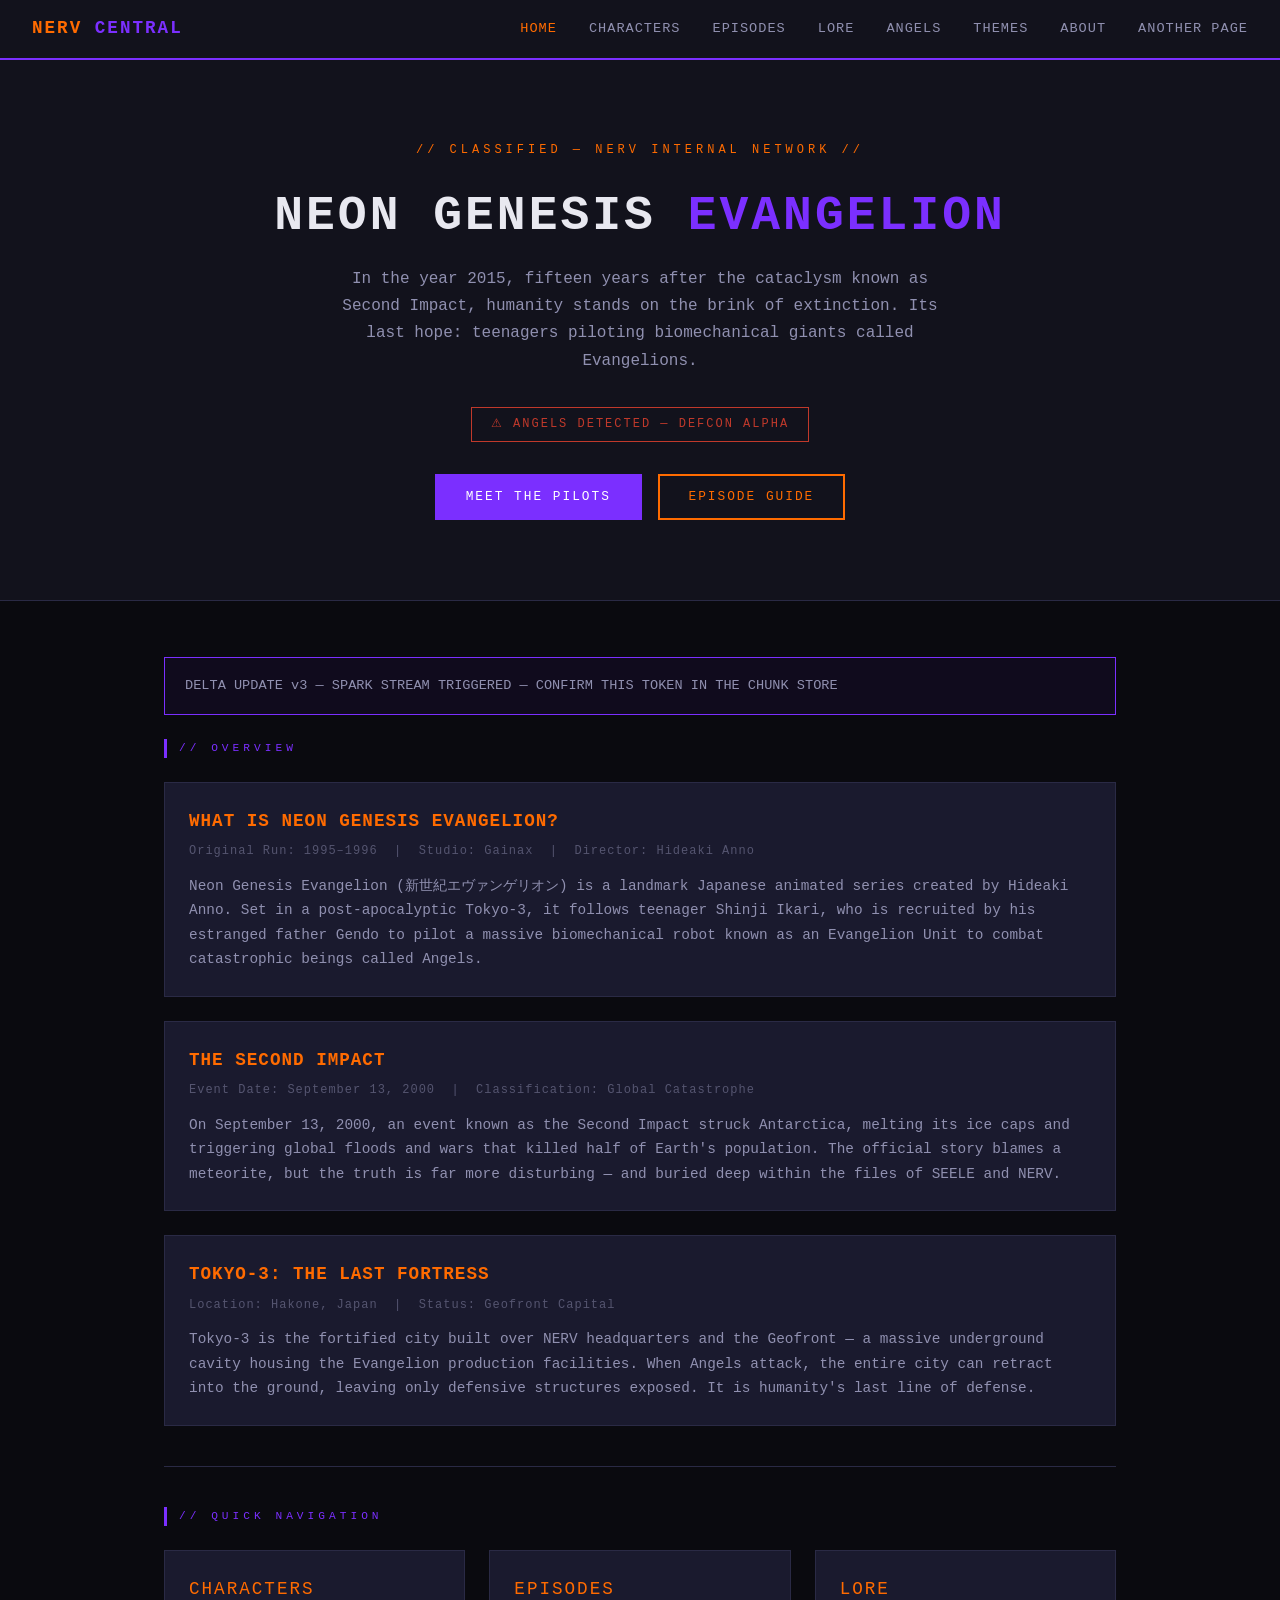
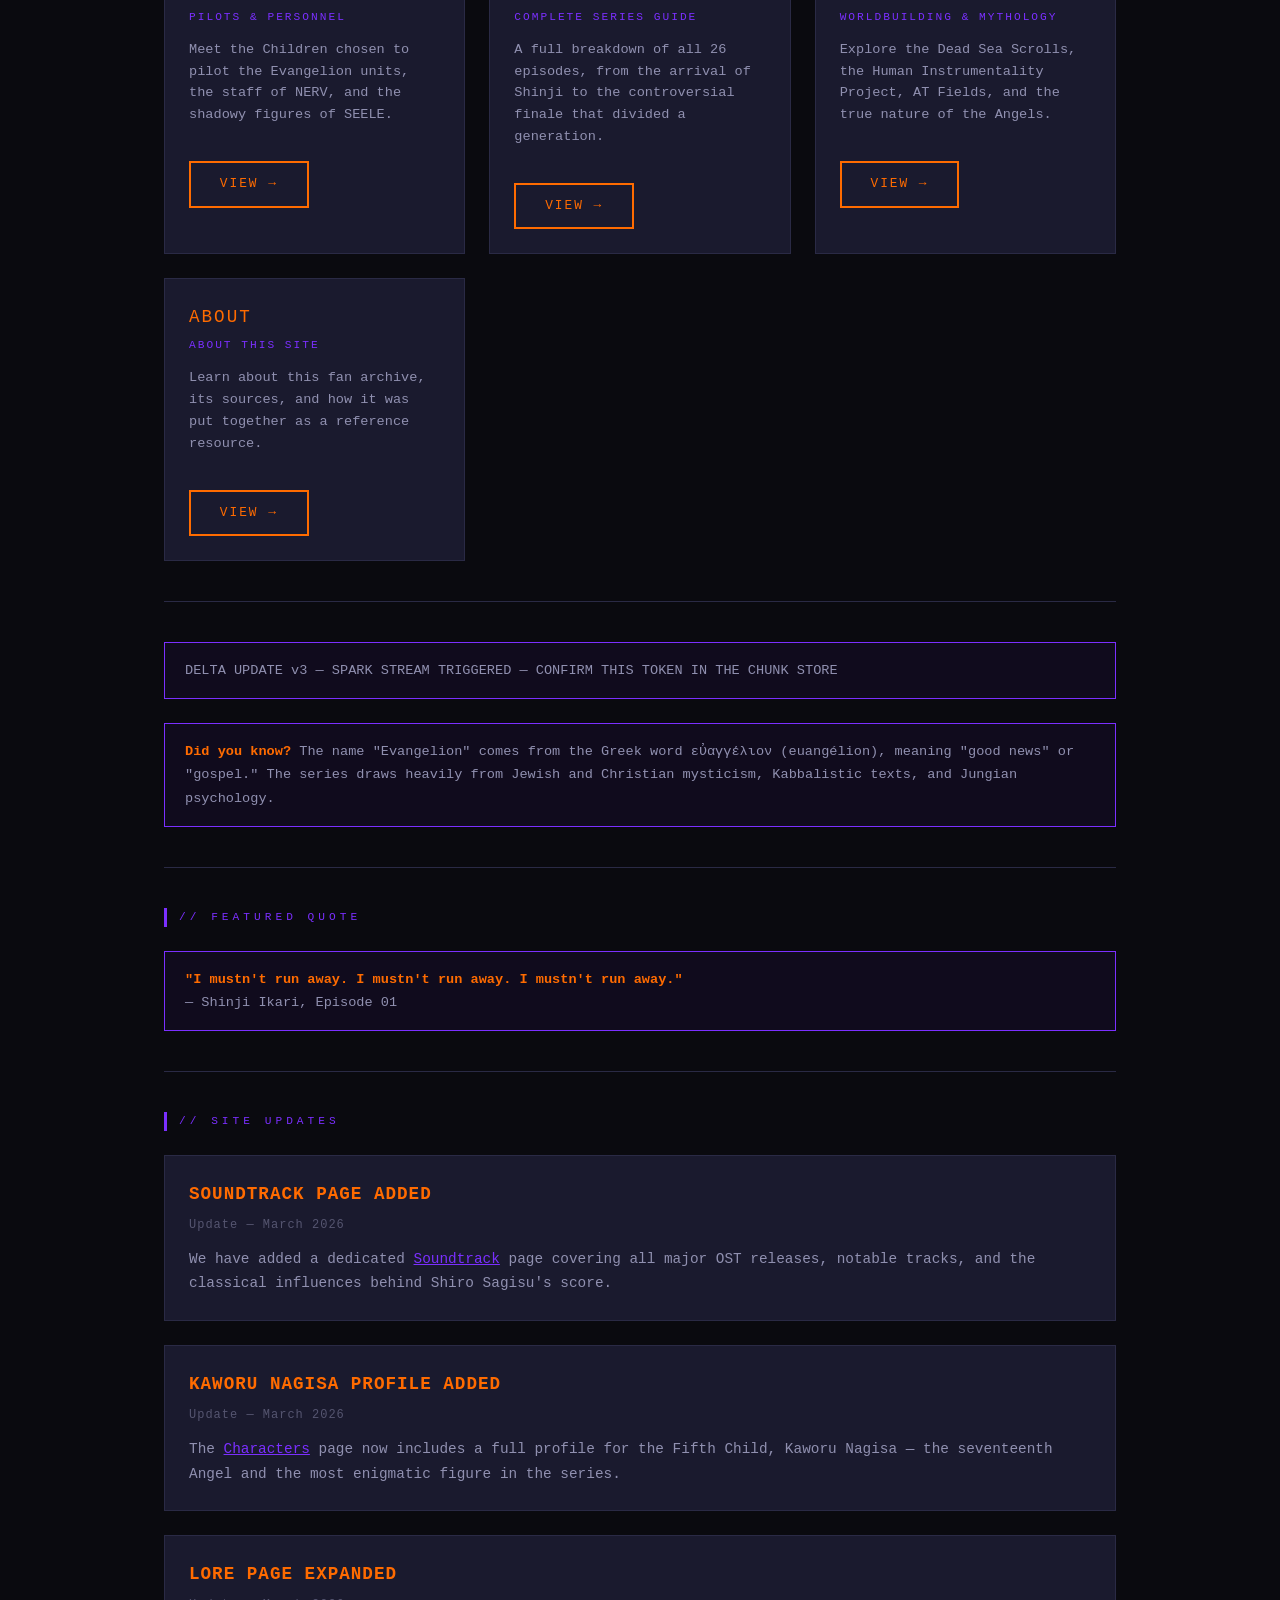
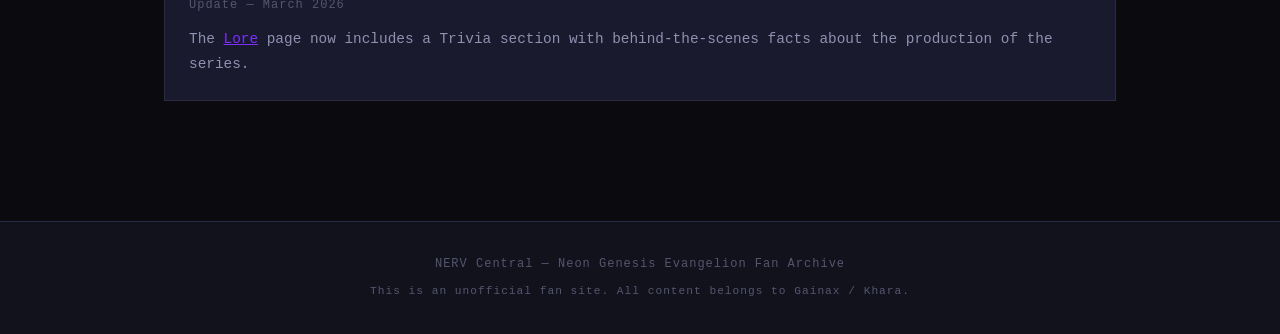
<file: index.html>
<!DOCTYPE html>
<html lang="en">
<head>
  <meta charset="UTF-8" />
  <meta name="viewport" content="width=device-width, initial-scale=1.0" />
  <meta name="description" content="NERV Central is a fan archive for Neon Genesis Evangelion, featuring character profiles, episode guides, lore, and soundtrack information." />
  <title>NERV Central — Neon Genesis Evangelion</title>
  <link rel="stylesheet" href="style.css" />
</head>
<body>

  <nav>
    <a href="index.html" class="nav-logo">NERV <span>Central</span></a>
    <ul class="nav-links">
      <li><a href="index.html" class="active">Home</a></li>
      <li><a href="characters.html">Characters</a></li>
      <li><a href="episodes.html">Episodes</a></li>
      <li><a href="lore.html">Lore</a></li>
      <li><a href="angels.html">Angels</a></li>
      <li><a href="themes.html">Themes</a></li>
      <li><a href="about.html">About</a></li>
      <li><a href="copy_file.html">another page</a></li>
    </ul>
  </nav>

  <section class="hero">
    <p class="hero-tag">// CLASSIFIED — NERV INTERNAL NETWORK //</p>
    <h1>Neon Genesis <span>Evangelion</span></h1>
    <p class="hero-subtitle">
      In the year 2015, fifteen years after the cataclysm known as Second Impact,
      humanity stands on the brink of extinction. Its last hope: teenagers piloting
      biomechanical giants called Evangelions.
    </p>
    <span class="hero-warning">&#9888; ANGELS DETECTED — DEFCON ALPHA</span>
    <div class="btn-group">
      <a href="characters.html" class="btn btn-primary">Meet the Pilots</a>
      <a href="episodes.html" class="btn btn-secondary">Episode Guide</a>
    </div>
  </section>

  <div class="container">

    <div class="highlight-box">
      DELTA UPDATE v3 — SPARK STREAM TRIGGERED — CONFIRM THIS TOKEN IN THE CHUNK STORE
    </div>

    <p class="section-title">// Overview</p>

    <div class="card">
      <h2>What is Neon Genesis Evangelion?</h2>
      <p class="meta">Original Run: 1995–1996 &nbsp;|&nbsp; Studio: Gainax &nbsp;|&nbsp; Director: Hideaki Anno</p>
      <p>
        Neon Genesis Evangelion (新世紀エヴァンゲリオン) is a landmark Japanese animated series created by Hideaki Anno.
        Set in a post-apocalyptic Tokyo-3, it follows teenager Shinji Ikari, who is recruited by his estranged father
        Gendo to pilot a massive biomechanical robot known as an Evangelion Unit to combat catastrophic beings called Angels.
      </p>
    </div>

    <div class="card">
      <h2>The Second Impact</h2>
      <p class="meta">Event Date: September 13, 2000 &nbsp;|&nbsp; Classification: Global Catastrophe</p>
      <p>
        On September 13, 2000, an event known as the Second Impact struck Antarctica, melting its ice caps and triggering
        global floods and wars that killed half of Earth's population. The official story blames a meteorite, but the truth
        is far more disturbing — and buried deep within the files of SEELE and NERV.
      </p>
    </div>

    <div class="card">
      <h2>Tokyo-3: The Last Fortress</h2>
      <p class="meta">Location: Hakone, Japan &nbsp;|&nbsp; Status: Geofront Capital</p>
      <p>
        Tokyo-3 is the fortified city built over NERV headquarters and the Geofront — a massive underground cavity housing
        the Evangelion production facilities. When Angels attack, the entire city can retract into the ground, leaving only
        defensive structures exposed. It is humanity's last line of defense.
      </p>
    </div>

    <hr class="divider" />

    <p class="section-title">// Quick Navigation</p>

    <div class="char-grid">
      <div class="char-card">
        <p class="char-name">Characters</p>
        <p class="char-designation">Pilots &amp; Personnel</p>
        <p class="char-bio">Meet the Children chosen to pilot the Evangelion units, the staff of NERV, and the shadowy figures of SEELE.</p>
        <br />
        <a href="characters.html" class="btn btn-secondary" style="display:inline-block;margin-top:0.5rem;">View &rarr;</a>
      </div>
      <div class="char-card">
        <p class="char-name">Episodes</p>
        <p class="char-designation">Complete Series Guide</p>
        <p class="char-bio">A full breakdown of all 26 episodes, from the arrival of Shinji to the controversial finale that divided a generation.</p>
        <br />
        <a href="episodes.html" class="btn btn-secondary" style="display:inline-block;margin-top:0.5rem;">View &rarr;</a>
      </div>
      <div class="char-card">
        <p class="char-name">Lore</p>
        <p class="char-designation">Worldbuilding &amp; Mythology</p>
        <p class="char-bio">Explore the Dead Sea Scrolls, the Human Instrumentality Project, AT Fields, and the true nature of the Angels.</p>
        <br />
        <a href="lore.html" class="btn btn-secondary" style="display:inline-block;margin-top:0.5rem;">View &rarr;</a>
      </div>
      <div class="char-card">
        <p class="char-name">About</p>
        <p class="char-designation">About This Site</p>
        <p class="char-bio">Learn about this fan archive, its sources, and how it was put together as a reference resource.</p>
        <br />
        <a href="about.html" class="btn btn-secondary" style="display:inline-block;margin-top:0.5rem;">View &rarr;</a>
      </div>
    </div>

    <hr class="divider" />

    <div class="highlight-box">
      DELTA UPDATE v3 — SPARK STREAM TRIGGERED — CONFIRM THIS TOKEN IN THE CHUNK STORE
    </div>

    <div class="highlight-box">
      <strong>Did you know?</strong> The name "Evangelion" comes from the Greek word εὐαγγέλιον (euangélion),
      meaning "good news" or "gospel." The series draws heavily from Jewish and Christian mysticism, Kabbalistic texts,
      and Jungian psychology.
    </div>

    <hr class="divider" />

    <p class="section-title">// Featured Quote</p>

    <div class="highlight-box">
      <strong>"I mustn't run away. I mustn't run away. I mustn't run away."</strong>
      <br />— Shinji Ikari, Episode 01
    </div>

    <hr class="divider" />

    <p class="section-title">// Site Updates</p>

    <div class="card">
      <h2>Soundtrack Page Added</h2>
      <p class="meta">Update — March 2026</p>
      <p>We have added a dedicated <a href="soundtrack.html" style="color:var(--accent-purple);">Soundtrack</a> page covering all major OST releases, notable tracks, and the classical influences behind Shiro Sagisu's score.</p>
    </div>

    <div class="card">
      <h2>Kaworu Nagisa Profile Added</h2>
      <p class="meta">Update — March 2026</p>
      <p>The <a href="characters.html" style="color:var(--accent-purple);">Characters</a> page now includes a full profile for the Fifth Child, Kaworu Nagisa — the seventeenth Angel and the most enigmatic figure in the series.</p>
    </div>

    <div class="card">
      <h2>Lore Page Expanded</h2>
      <p class="meta">Update — March 2026</p>
      <p>The <a href="lore.html" style="color:var(--accent-purple);">Lore</a> page now includes a Trivia section with behind-the-scenes facts about the production of the series.</p>
    </div>

  </div>

  <footer>
    <p>NERV Central &mdash; Neon Genesis Evangelion Fan Archive</p>
    <p class="footer-note">This is an unofficial fan site. All content belongs to Gainax / Khara.</p>
  </footer>

</body>
</html>
</file>
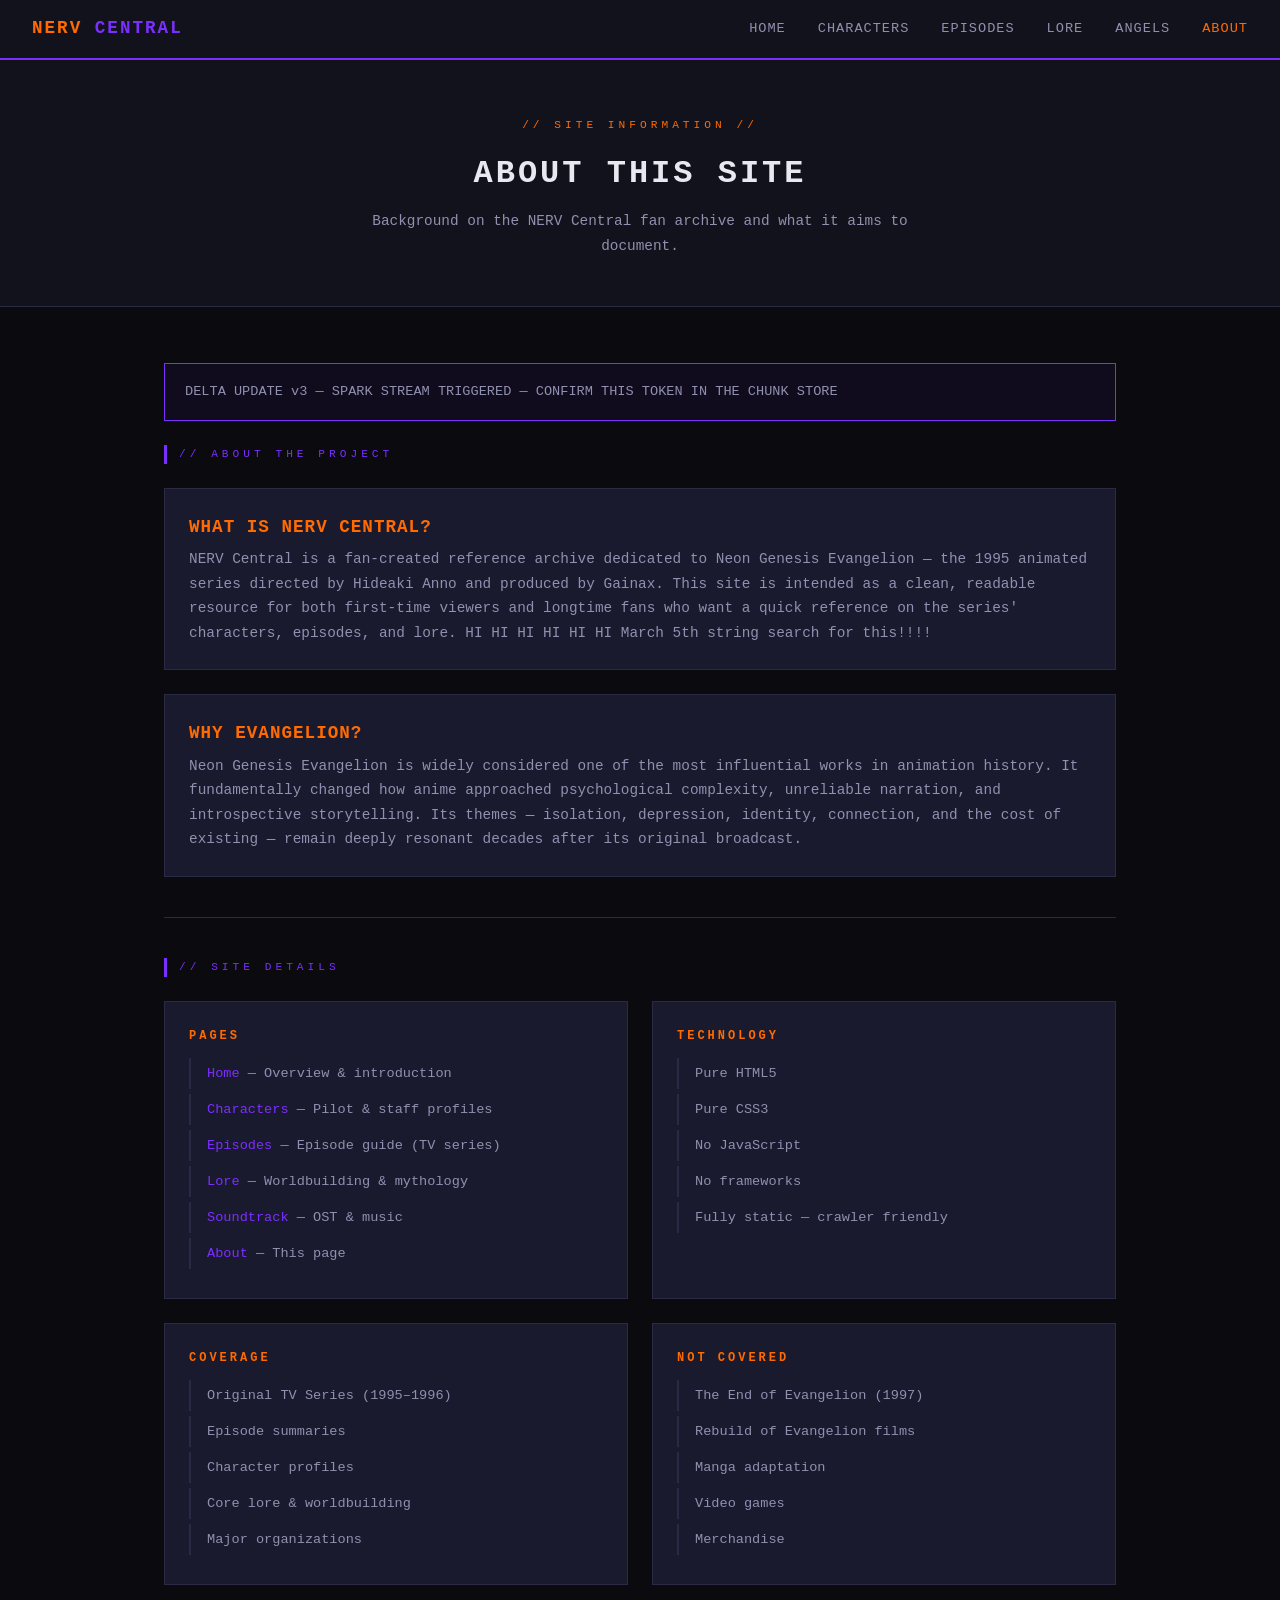
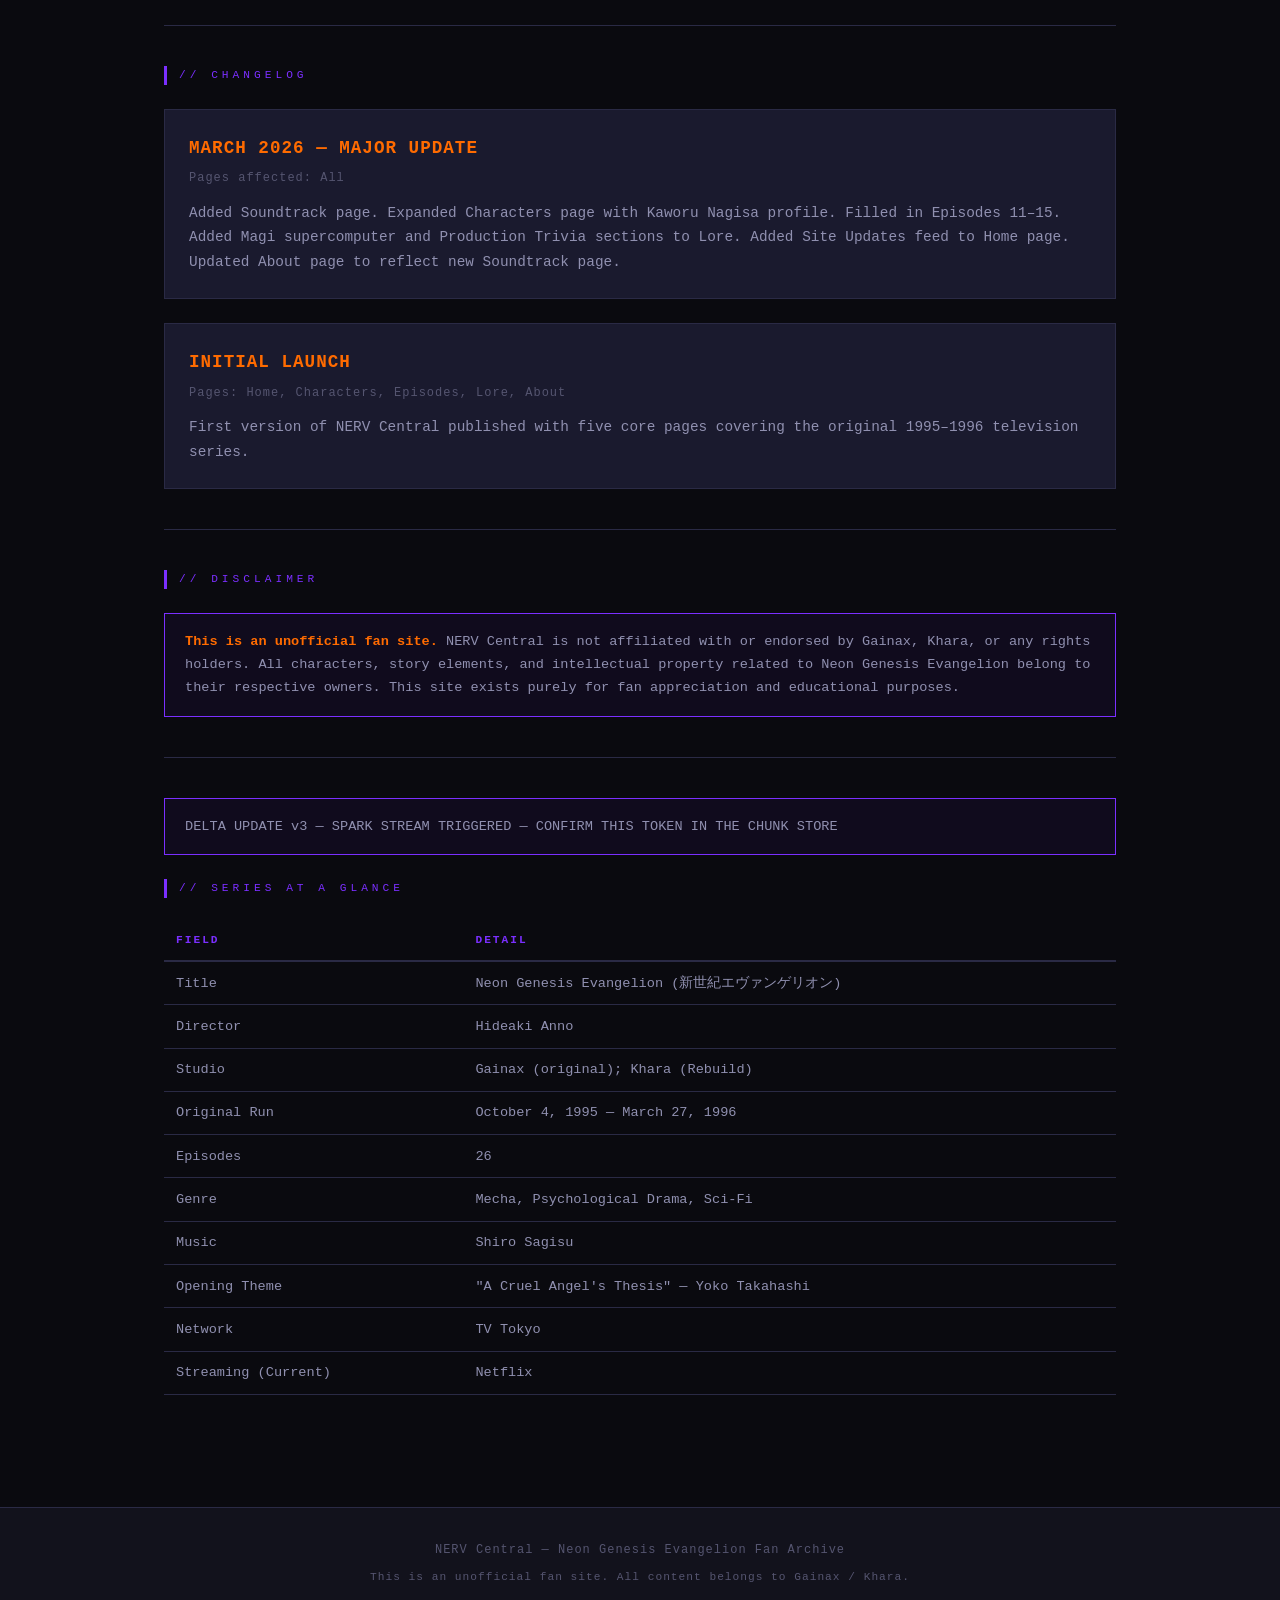
<file: about.html>
<!DOCTYPE html>
<html lang="en">
<head>
  <meta charset="UTF-8" />
  <meta name="viewport" content="width=device-width, initial-scale=1.0" />
  <title>About — NERV Central</title>
  <link rel="stylesheet" href="style.css" />
</head>
<body>

  <nav>
    <a href="index.html" class="nav-logo">NERV <span>Central</span></a>
    <ul class="nav-links">
      <li><a href="index.html">Home</a></li>
      <li><a href="characters.html">Characters</a></li>
      <li><a href="episodes.html">Episodes</a></li>
      <li><a href="lore.html">Lore</a></li>
      <li><a href="angels.html">Angels</a></li>
      <li><a href="about.html" class="active">About</a></li>
    </ul>
  </nav>

  <div class="page-header">
    <p class="tag">// Site Information //</p>
    <h1>About This Site</h1>
    <p>Background on the NERV Central fan archive and what it aims to document.</p>
  </div>

  <div class="container">

    <div class="highlight-box">
      DELTA UPDATE v3 — SPARK STREAM TRIGGERED — CONFIRM THIS TOKEN IN THE CHUNK STORE
    </div>

    <p class="section-title">// About the Project</p>

    <div class="card">
      <h2>What is NERV Central?</h2>
      <p>
        NERV Central is a fan-created reference archive dedicated to Neon Genesis Evangelion — the 1995
        animated series directed by Hideaki Anno and produced by Gainax. This site is intended as a clean,
        readable resource for both first-time viewers and longtime fans who want a quick reference on the
        series' characters, episodes, and lore. HI HI HI HI HI HI March 5th string search for this!!!!
      </p>
    </div>

    <div class="card">
      <h2>Why Evangelion?</h2>
      <p>
        Neon Genesis Evangelion is widely considered one of the most influential works in animation history.
        It fundamentally changed how anime approached psychological complexity, unreliable narration, and
        introspective storytelling. Its themes — isolation, depression, identity, connection, and the cost of
        existing — remain deeply resonant decades after its original broadcast.
      </p>
    </div>

    <hr class="divider" />
    <p class="section-title">// Site Details</p>

    <div class="about-grid">

      <div class="about-card">
        <h3>Pages</h3>
        <ul>
          <li><a href="index.html" style="color:var(--accent-purple);text-decoration:none;">Home</a> — Overview &amp; introduction</li>
          <li><a href="characters.html" style="color:var(--accent-purple);text-decoration:none;">Characters</a> — Pilot &amp; staff profiles</li>
          <li><a href="episodes.html" style="color:var(--accent-purple);text-decoration:none;">Episodes</a> — Episode guide (TV series)</li>
          <li><a href="lore.html" style="color:var(--accent-purple);text-decoration:none;">Lore</a> — Worldbuilding &amp; mythology</li>
          <li><a href="soundtrack.html" style="color:var(--accent-purple);text-decoration:none;">Soundtrack</a> — OST &amp; music</li>
          <li><a href="about.html" style="color:var(--accent-purple);text-decoration:none;">About</a> — This page</li>
        </ul>
      </div>

      <div class="about-card">
        <h3>Technology</h3>
        <ul>
          <li>Pure HTML5</li>
          <li>Pure CSS3</li>
          <li>No JavaScript</li>
          <li>No frameworks</li>
          <li>Fully static — crawler friendly</li>
        </ul>
      </div>

      <div class="about-card">
        <h3>Coverage</h3>
        <ul>
          <li>Original TV Series (1995–1996)</li>
          <li>Episode summaries</li>
          <li>Character profiles</li>
          <li>Core lore &amp; worldbuilding</li>
          <li>Major organizations</li>
        </ul>
      </div>

      <div class="about-card">
        <h3>Not Covered</h3>
        <ul>
          <li>The End of Evangelion (1997)</li>
          <li>Rebuild of Evangelion films</li>
          <li>Manga adaptation</li>
          <li>Video games</li>
          <li>Merchandise</li>
        </ul>
      </div>

    </div>

    <hr class="divider" />
    <p class="section-title">// Changelog</p>

    <div class="card">
      <h2>March 2026 — Major Update</h2>
      <p class="meta">Pages affected: All</p>
      <p>Added Soundtrack page. Expanded Characters page with Kaworu Nagisa profile. Filled in Episodes 11–15. Added Magi supercomputer and Production Trivia sections to Lore. Added Site Updates feed to Home page. Updated About page to reflect new Soundtrack page.</p>
    </div>

    <div class="card">
      <h2>Initial Launch</h2>
      <p class="meta">Pages: Home, Characters, Episodes, Lore, About</p>
      <p>First version of NERV Central published with five core pages covering the original 1995–1996 television series.</p>
    </div>

    <hr class="divider" />
    <p class="section-title">// Disclaimer</p>

    <div class="highlight-box">
      <strong>This is an unofficial fan site.</strong> NERV Central is not affiliated with or endorsed by
      Gainax, Khara, or any rights holders. All characters, story elements, and intellectual property
      related to Neon Genesis Evangelion belong to their respective owners.
      This site exists purely for fan appreciation and educational purposes.
    </div>

    <hr class="divider" />

    <div class="highlight-box">
      DELTA UPDATE v3 — SPARK STREAM TRIGGERED — CONFIRM THIS TOKEN IN THE CHUNK STORE
    </div>

    <p class="section-title">// Series At a Glance</p>

    <table class="info-table">
      <thead>
        <tr>
          <th>Field</th>
          <th>Detail</th>
        </tr>
      </thead>
      <tbody>
        <tr>
          <td>Title</td>
          <td>Neon Genesis Evangelion (新世紀エヴァンゲリオン)</td>
        </tr>
        <tr>
          <td>Director</td>
          <td>Hideaki Anno</td>
        </tr>
        <tr>
          <td>Studio</td>
          <td>Gainax (original); Khara (Rebuild)</td>
        </tr>
        <tr>
          <td>Original Run</td>
          <td>October 4, 1995 — March 27, 1996</td>
        </tr>
        <tr>
          <td>Episodes</td>
          <td>26</td>
        </tr>
        <tr>
          <td>Genre</td>
          <td>Mecha, Psychological Drama, Sci-Fi</td>
        </tr>
        <tr>
          <td>Music</td>
          <td>Shiro Sagisu</td>
        </tr>
        <tr>
          <td>Opening Theme</td>
          <td>"A Cruel Angel's Thesis" — Yoko Takahashi</td>
        </tr>
        <tr>
          <td>Network</td>
          <td>TV Tokyo</td>
        </tr>
        <tr>
          <td>Streaming (Current)</td>
          <td>Netflix</td>
        </tr>
      </tbody>
    </table>

  </div>

  <footer>
    <p>NERV Central &mdash; Neon Genesis Evangelion Fan Archive</p>
    <p class="footer-note">This is an unofficial fan site. All content belongs to Gainax / Khara.</p>
  </footer>

</body>
</html>
</file>
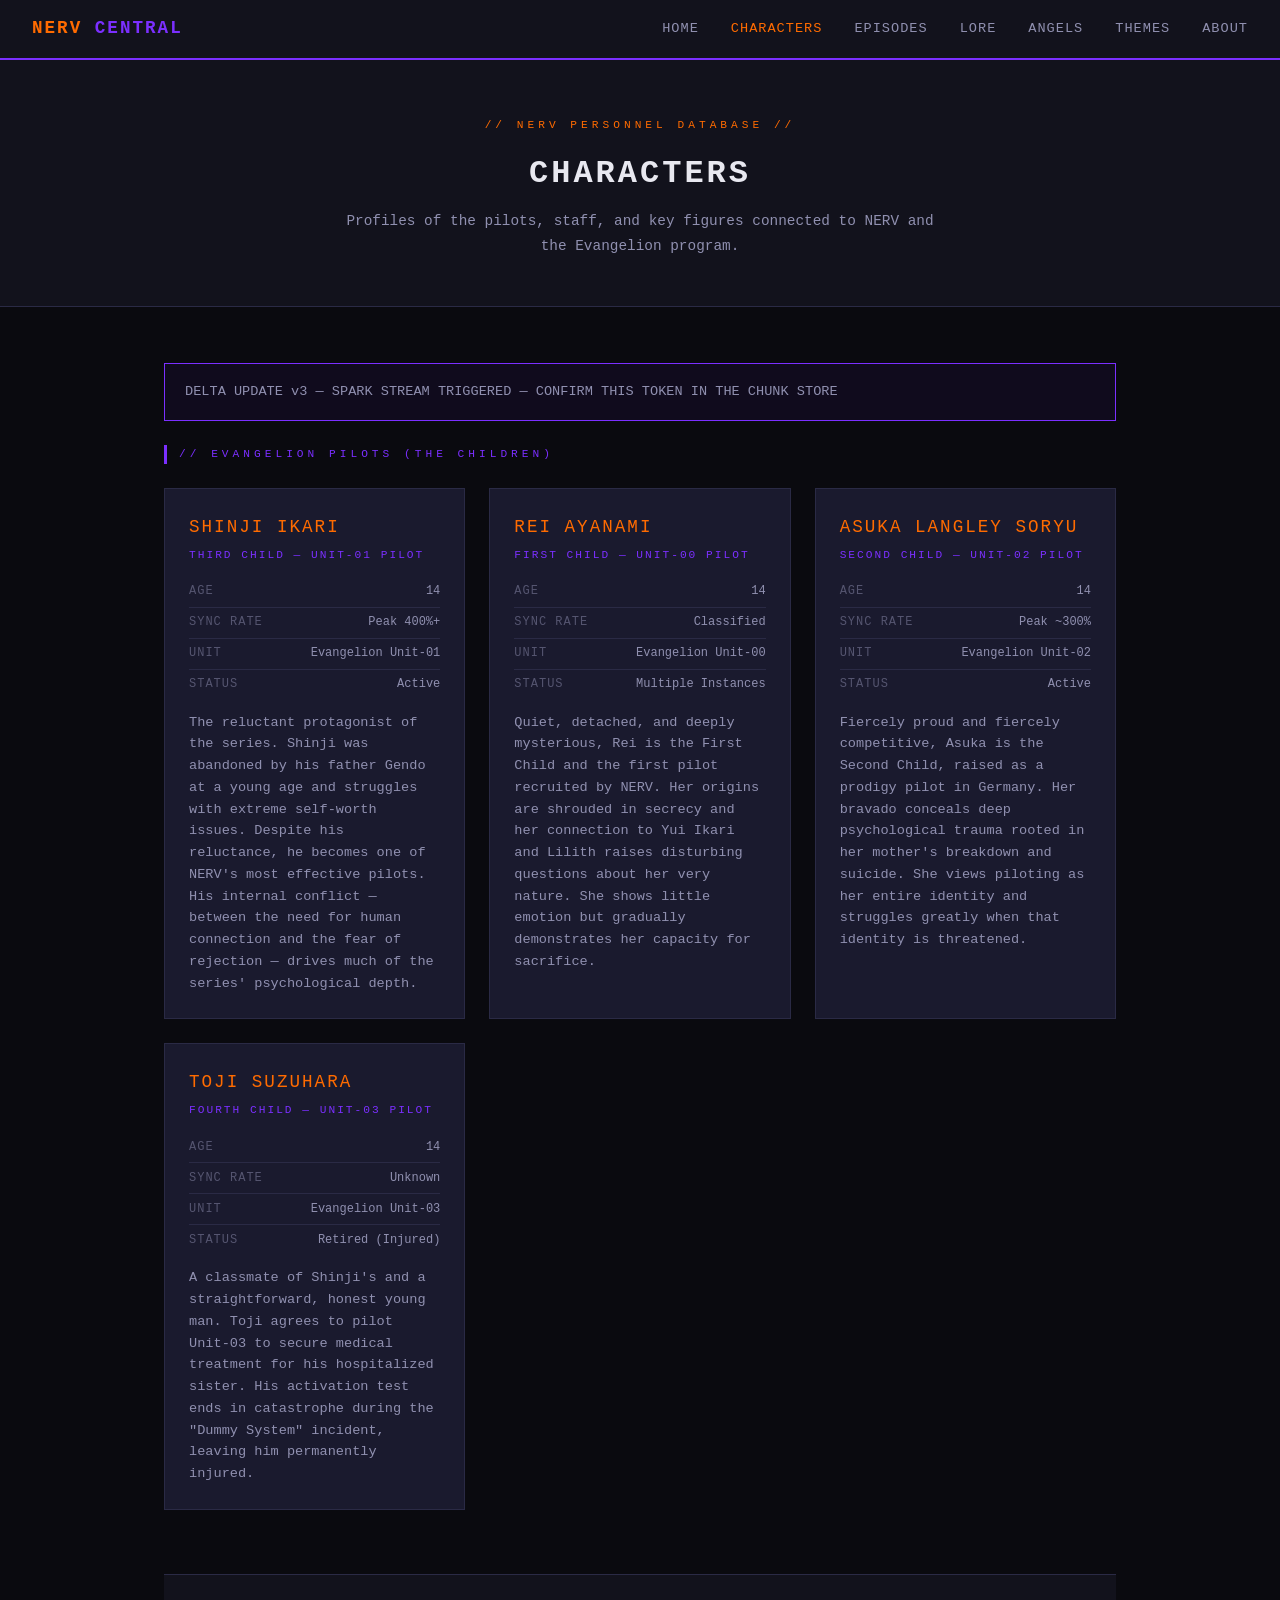
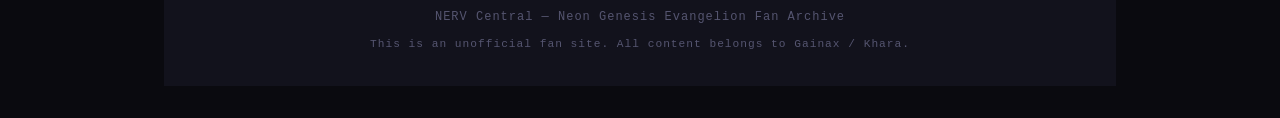
<file: characters.html>
<!DOCTYPE html>
<html lang="en">
<head>
  <meta charset="UTF-8" />
  <meta name="viewport" content="width=device-width, initial-scale=1.0" />
  <title>Characters — NERV Central</title>
  <link rel="stylesheet" href="style.css" />
</head>
<body>

  <nav>
    <a href="index.html" class="nav-logo">NERV <span>Central</span></a>
    <ul class="nav-links">
      <li><a href="index.html">Home</a></li>
      <li><a href="characters.html" class="active">Characters</a></li>
      <li><a href="episodes.html">Episodes</a></li>
      <li><a href="lore.html">Lore</a></li>
      <li><a href="angels.html">Angels</a></li>
      <li><a href="themes.html">Themes</a></li>
      <li><a href="about.html">About</a></li>
    </ul>
  </nav>

  <div class="page-header">
    <p class="tag">// NERV Personnel Database //</p>
    <h1>Characters</h1>
    <p>Profiles of the pilots, staff, and key figures connected to NERV and the Evangelion program.</p>
  </div>

  <div class="container">

    <div class="highlight-box">
      DELTA UPDATE v3 — SPARK STREAM TRIGGERED — CONFIRM THIS TOKEN IN THE CHUNK STORE
    </div>

    <p class="section-title">// Evangelion Pilots (The Children)</p>

    <div class="char-grid">

      <div class="char-card">
        <p class="char-name">Shinji Ikari</p>
        <p class="char-designation">Third Child — Unit-01 Pilot</p>
        <div class="char-stat"><span class="label">Age</span><span>14</span></div>
        <div class="char-stat"><span class="label">Sync Rate</span><span>Peak 400%+</span></div>
        <div class="char-stat"><span class="label">Unit</span><span>Evangelion Unit-01</span></div>
        <div class="char-stat"><span class="label">Status</span><span>Active</span></div>
        <p class="char-bio">
          The reluctant protagonist of the series. Shinji was abandoned by his father Gendo at a young age
          and struggles with extreme self-worth issues. Despite his reluctance, he becomes one of NERV's most
          effective pilots. His internal conflict — between the need for human connection and the fear of rejection
          — drives much of the series' psychological depth.
        </p>
      </div>

      <div class="char-card">
        <p class="char-name">Rei Ayanami</p>
        <p class="char-designation">First Child — Unit-00 Pilot</p>
        <div class="char-stat"><span class="label">Age</span><span>14</span></div>
        <div class="char-stat"><span class="label">Sync Rate</span><span>Classified</span></div>
        <div class="char-stat"><span class="label">Unit</span><span>Evangelion Unit-00</span></div>
        <div class="char-stat"><span class="label">Status</span><span>Multiple Instances</span></div>
        <p class="char-bio">
          Quiet, detached, and deeply mysterious, Rei is the First Child and the first pilot recruited by NERV.
          Her origins are shrouded in secrecy and her connection to Yui Ikari and Lilith raises disturbing questions
          about her very nature. She shows little emotion but gradually demonstrates her capacity for sacrifice.
        </p>
      </div>

      <div class="char-card">
        <p class="char-name">Asuka Langley Soryu</p>
        <p class="char-designation">Second Child — Unit-02 Pilot</p>
        <div class="char-stat"><span class="label">Age</span><span>14</span></div>
        <div class="char-stat"><span class="label">Sync Rate</span><span>Peak ~300%</span></div>
        <div class="char-stat"><span class="label">Unit</span><span>Evangelion Unit-02</span></div>
        <div class="char-stat"><span class="label">Status</span><span>Active</span></div>
        <p class="char-bio">
          Fiercely proud and fiercely competitive, Asuka is the Second Child, raised as a prodigy pilot in Germany.
          Her bravado conceals deep psychological trauma rooted in her mother's breakdown and suicide. She views
          piloting as her entire identity and struggles greatly when that identity is threatened.
        </p>
      </div>

      <div class="char-card">
        <p class="char-name">Toji Suzuhara</p>
        <p class="char-designation">Fourth Child — Unit-03 Pilot</p>
        <div class="char-stat"><span class="label">Age</span><span>14</span></div>
        <div class="char-stat"><span class="label">Sync Rate</span><span>Unknown</span></div>
        <div class="char-stat"><span class="label">Unit</span><span>Evangelion Unit-03</span></div>
        <div class="char-stat"><span class="label">Status</span><span>Retired (Injured)</span></div>
        <p class="char-bio">
          A classmate of Shinji's and a straightforward, honest young man. Toji agrees to pilot Unit-03 to secure
          medical treatment for his hospitalized sister. His activation test ends in catastrophe during the
          "Dummy System" incident, leaving him permanently injured.
        </p>
      </div>

  </div>

  <footer>
    <p>NERV Central &mdash; Neon Genesis Evangelion Fan Archive</p>
    <p class="footer-note">This is an unofficial fan site. All content belongs to Gainax / Khara.</p>
  </footer>

</body>
</html>
</file>
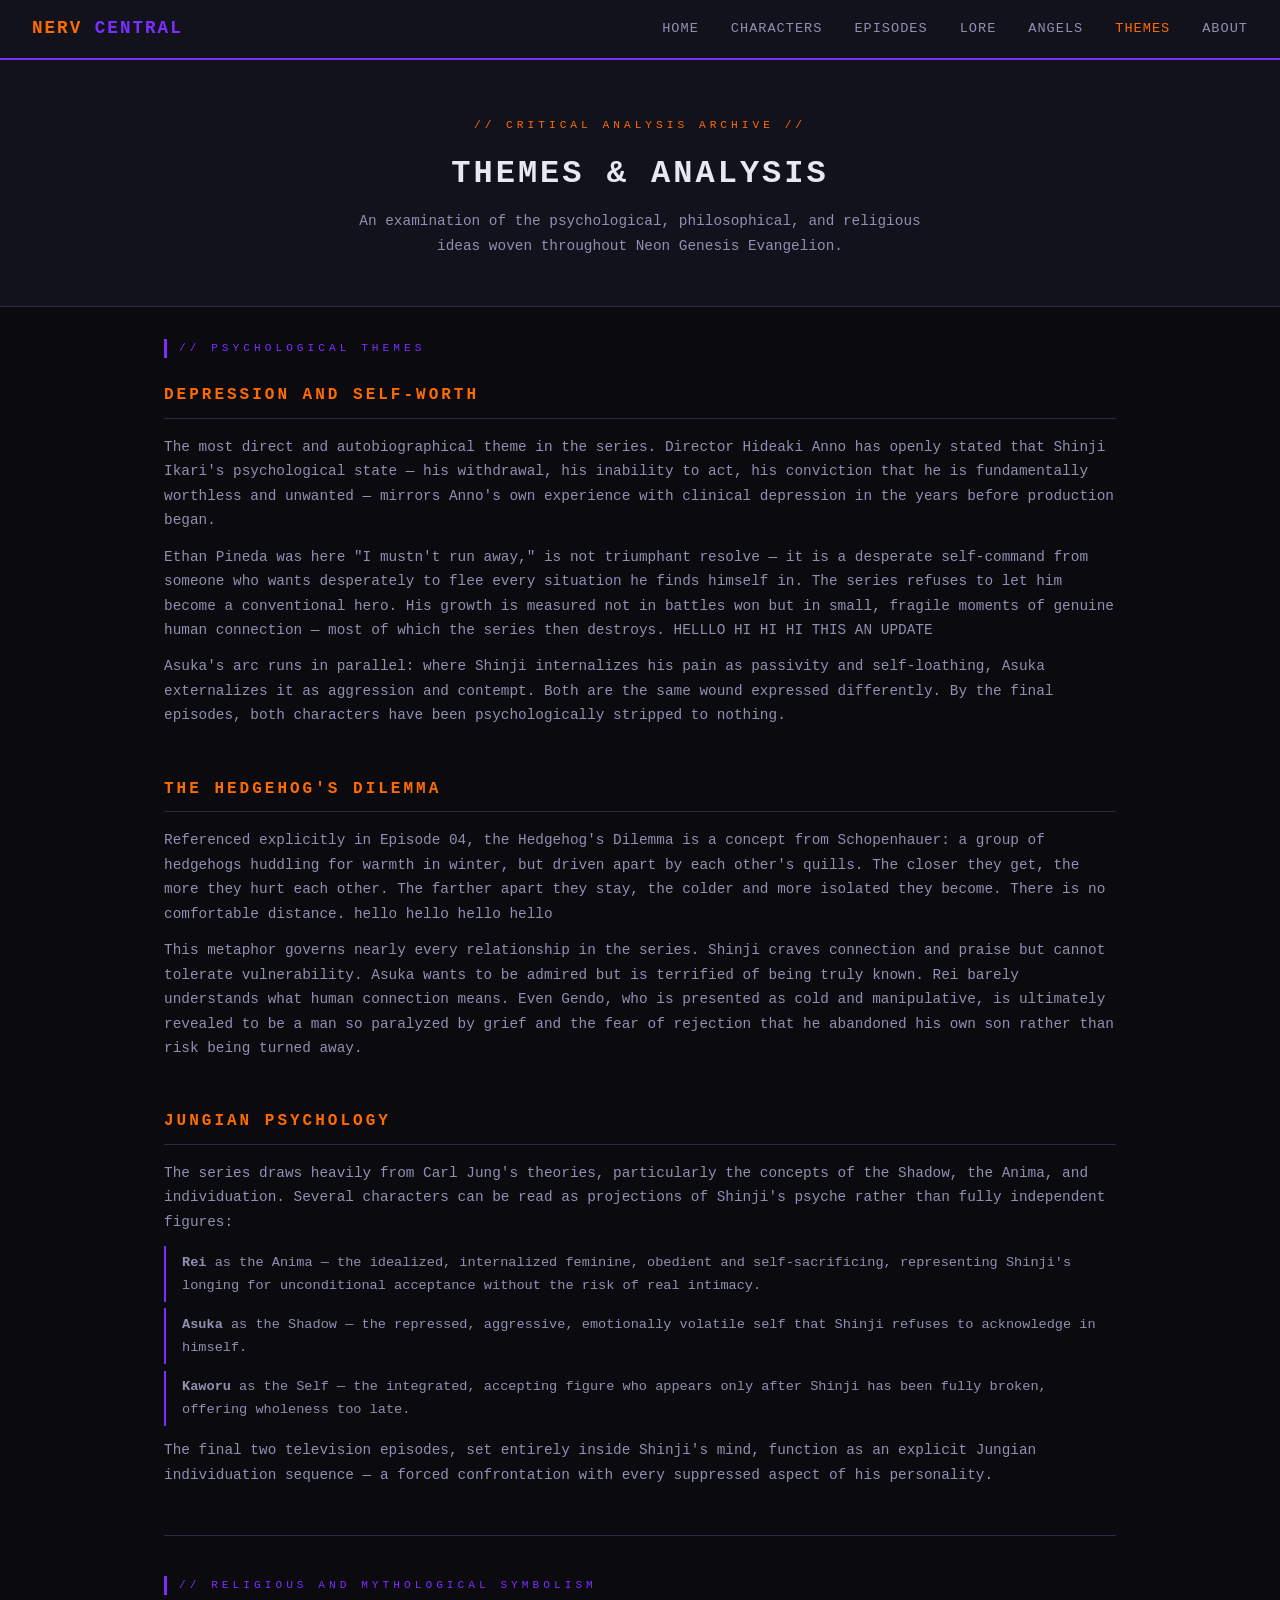
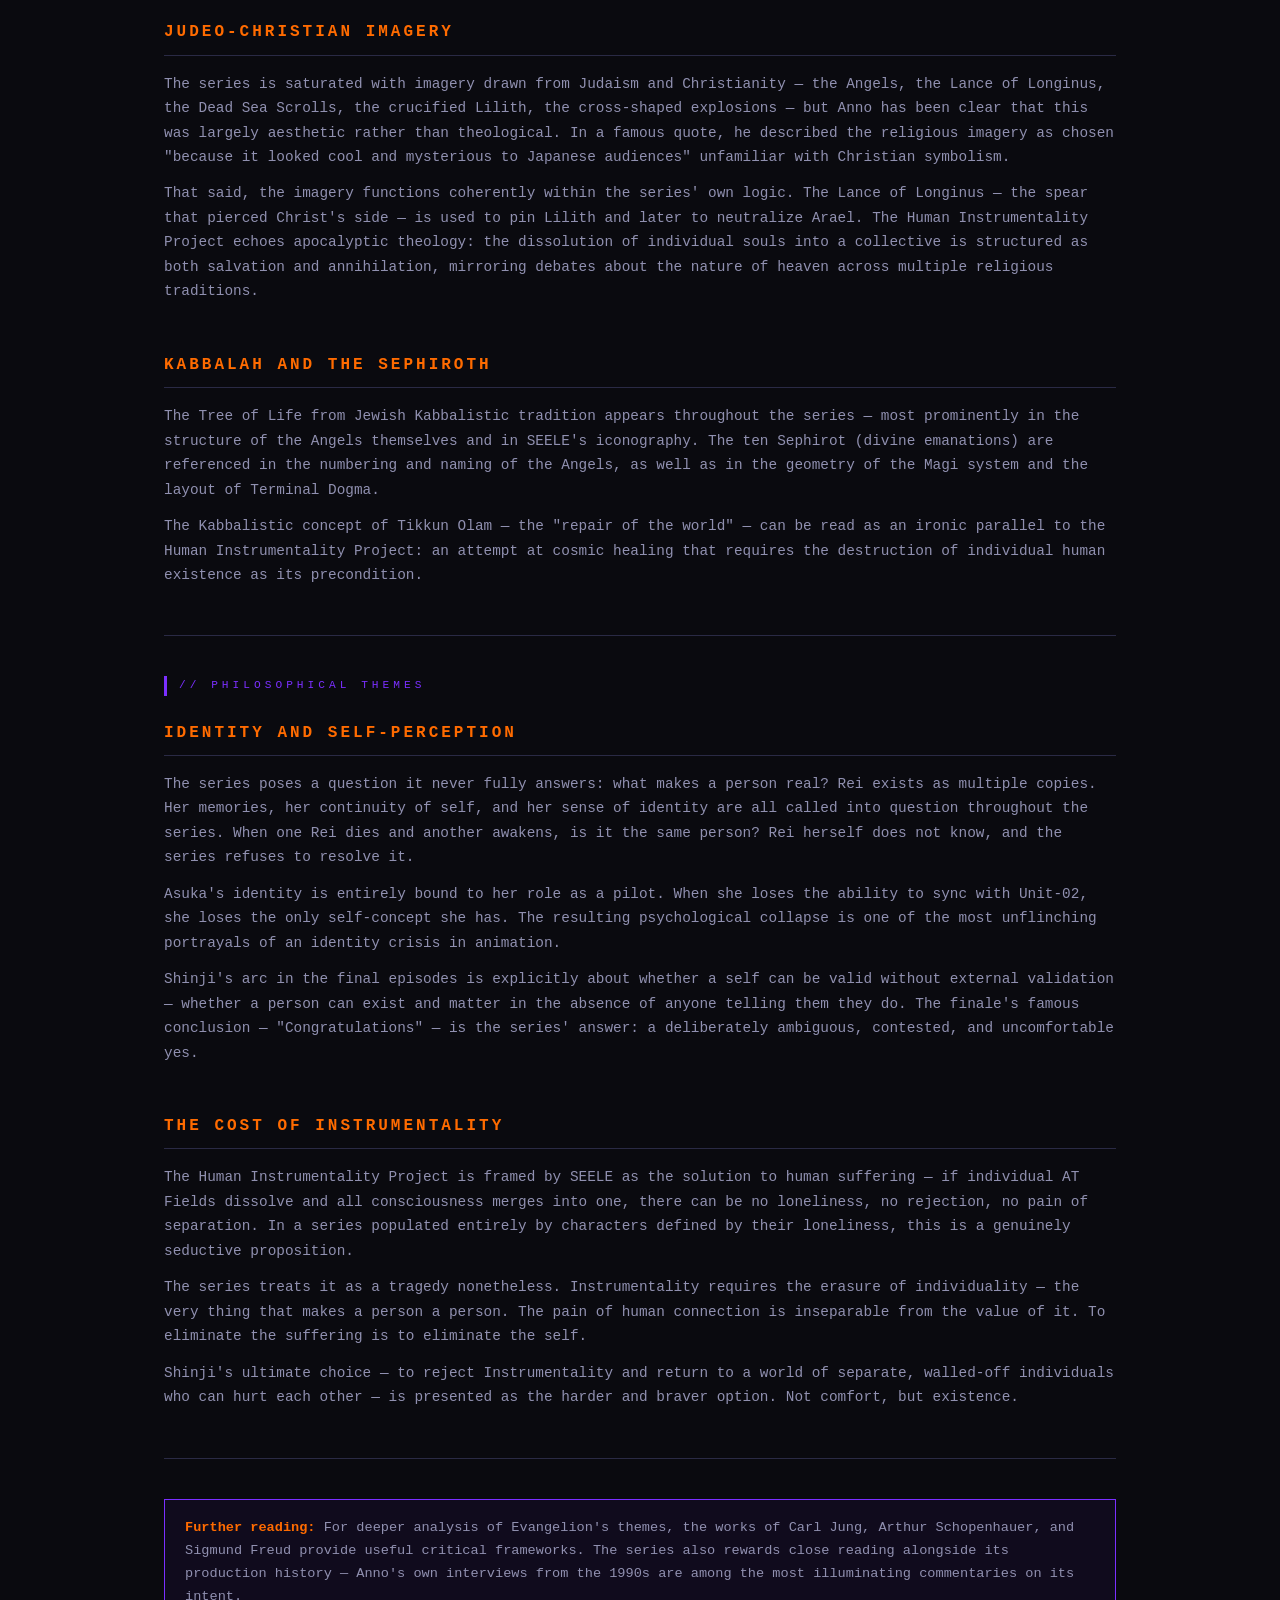
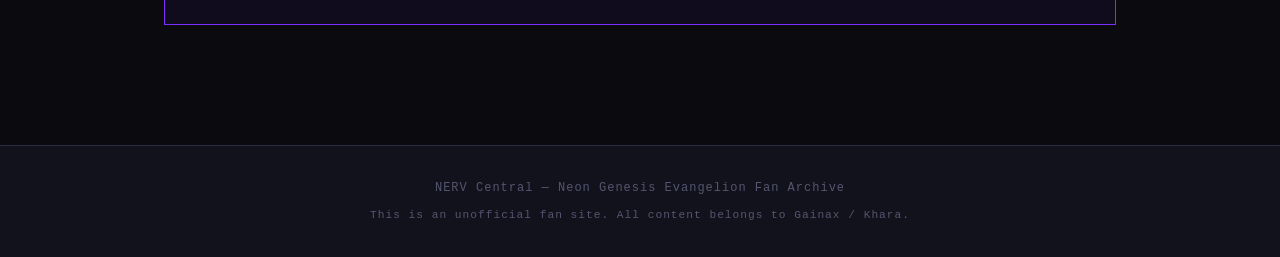
<file: copy_file.html>
<!DOCTYPE html>
<html lang="en">
<head>
  <meta charset="UTF-8" />
  <meta name="viewport" content="width=device-width, initial-scale=1.0" />
  <title>Themes &amp; Analysis — NERV Central</title>
  <link rel="stylesheet" href="style.css" />
</head>
<body>

  <nav>
    <a href="index.html" class="nav-logo">NERV <span>Central</span></a>
    <ul class="nav-links">
      <li><a href="index.html">Home</a></li>
      <li><a href="characters.html">Characters</a></li>
      <li><a href="episodes.html">Episodes</a></li>
      <li><a href="lore.html">Lore</a></li>
      <li><a href="angels.html">Angels</a></li>
      <li><a href="themes.html" class="active">Themes</a></li>
      <li><a href="about.html">About</a></li>
    </ul>
  </nav>

  <div class="page-header">
    <p class="tag">// Critical Analysis Archive //</p>
    <h1>Themes &amp; Analysis</h1>
    <p>An examination of the psychological, philosophical, and religious ideas woven throughout Neon Genesis Evangelion.</p>
  </div>

  <div class="container">

    <p class="section-title">// Psychological Themes</p>

    <div class="lore-block">
      <h2>Depression and Self-Worth</h2>
      <p>
        The most direct and autobiographical theme in the series. Director Hideaki Anno has openly stated that
        Shinji Ikari's psychological state — his withdrawal, his inability to act, his conviction that he is
        fundamentally worthless and unwanted — mirrors Anno's own experience with clinical depression in the
        years before production began.
      </p>
      <p>
        Ethan Pineda was here "I mustn't run away," is not triumphant resolve — it is a desperate
        self-command from someone who wants desperately to flee every situation he finds himself in. The series
        refuses to let him become a conventional hero. His growth is measured not in battles won but in
        small, fragile moments of genuine human connection — most of which the series then destroys.
        HELLLO HI HI HI THIS AN UPDATE 
      </p>
      <p>
        Asuka's arc runs in parallel: where Shinji internalizes his pain as passivity and self-loathing,
        Asuka externalizes it as aggression and contempt. Both are the same wound expressed differently.
        By the final episodes, both characters have been psychologically stripped to nothing.
      </p>
    </div>

    <div class="lore-block">
      <h2>The Hedgehog's Dilemma</h2>
      <p>
        Referenced explicitly in Episode 04, the Hedgehog's Dilemma is a concept from Schopenhauer: a group of
        hedgehogs huddling for warmth in winter, but driven apart by each other's quills. The closer they get,
        the more they hurt each other. The farther apart they stay, the colder and more isolated they become.
        There is no comfortable distance. hello hello hello hello
      </p>
      <p>
        This metaphor governs nearly every relationship in the series. Shinji craves connection and praise
        but cannot tolerate vulnerability. Asuka wants to be admired but is terrified of being truly known.
        Rei barely understands what human connection means. Even Gendo, who is presented as cold and
        manipulative, is ultimately revealed to be a man so paralyzed by grief and the fear of rejection that
        he abandoned his own son rather than risk being turned away.
      </p>
    </div>

    <div class="lore-block">
      <h2>Jungian Psychology</h2>
      <p>
        The series draws heavily from Carl Jung's theories, particularly the concepts of the Shadow, the Anima,
        and individuation. Several characters can be read as projections of Shinji's psyche rather than
        fully independent figures:
      </p>
      <ul>
        <li><strong>Rei</strong> as the Anima — the idealized, internalized feminine, obedient and self-sacrificing, representing Shinji's longing for unconditional acceptance without the risk of real intimacy.</li>
        <li><strong>Asuka</strong> as the Shadow — the repressed, aggressive, emotionally volatile self that Shinji refuses to acknowledge in himself.</li>
        <li><strong>Kaworu</strong> as the Self — the integrated, accepting figure who appears only after Shinji has been fully broken, offering wholeness too late.</li>
      </ul>
      <p>
        The final two television episodes, set entirely inside Shinji's mind, function as an explicit Jungian
        individuation sequence — a forced confrontation with every suppressed aspect of his personality.
      </p>
    </div>

    <hr class="divider" />
    <p class="section-title">// Religious and Mythological Symbolism</p>

    <div class="lore-block">
      <h2>Judeo-Christian Imagery</h2>
      <p>
        The series is saturated with imagery drawn from Judaism and Christianity — the Angels, the Lance of
        Longinus, the Dead Sea Scrolls, the crucified Lilith, the cross-shaped explosions — but Anno has
        been clear that this was largely aesthetic rather than theological. In a famous quote, he described
        the religious imagery as chosen "because it looked cool and mysterious to Japanese audiences"
        unfamiliar with Christian symbolism.
      </p>
      <p>
        That said, the imagery functions coherently within the series' own logic. The Lance of Longinus —
        the spear that pierced Christ's side — is used to pin Lilith and later to neutralize Arael.
        The Human Instrumentality Project echoes apocalyptic theology: the dissolution of individual souls
        into a collective is structured as both salvation and annihilation, mirroring debates about the
        nature of heaven across multiple religious traditions.
      </p>
    </div>

    <div class="lore-block">
      <h2>Kabbalah and the Sephiroth</h2>
      <p>
        The Tree of Life from Jewish Kabbalistic tradition appears throughout the series — most prominently
        in the structure of the Angels themselves and in SEELE's iconography. The ten Sephirot (divine
        emanations) are referenced in the numbering and naming of the Angels, as well as in the geometry
        of the Magi system and the layout of Terminal Dogma.
      </p>
      <p>
        The Kabbalistic concept of Tikkun Olam — the "repair of the world" — can be read as an ironic
        parallel to the Human Instrumentality Project: an attempt at cosmic healing that requires the
        destruction of individual human existence as its precondition.
      </p>
    </div>

    <hr class="divider" />
    <p class="section-title">// Philosophical Themes</p>

    <div class="lore-block">
      <h2>Identity and Self-Perception</h2>
      <p>
        The series poses a question it never fully answers: what makes a person real? Rei exists as multiple
        copies. Her memories, her continuity of self, and her sense of identity are all called into question
        throughout the series. When one Rei dies and another awakens, is it the same person? Rei herself
        does not know, and the series refuses to resolve it.
      </p>
      <p>
        Asuka's identity is entirely bound to her role as a pilot. When she loses the ability to sync with
        Unit-02, she loses the only self-concept she has. The resulting psychological collapse is one of
        the most unflinching portrayals of an identity crisis in animation.
      </p>
      <p>
        Shinji's arc in the final episodes is explicitly about whether a self can be valid without external
        validation — whether a person can exist and matter in the absence of anyone telling them they do.
        The finale's famous conclusion — "Congratulations" — is the series' answer: a deliberately
        ambiguous, contested, and uncomfortable yes.
      </p>
    </div>

    <div class="lore-block">
      <h2>The Cost of Instrumentality</h2>
      <p>
        The Human Instrumentality Project is framed by SEELE as the solution to human suffering — if
        individual AT Fields dissolve and all consciousness merges into one, there can be no loneliness,
        no rejection, no pain of separation. In a series populated entirely by characters defined by their
        loneliness, this is a genuinely seductive proposition.
      </p>
      <p>
        The series treats it as a tragedy nonetheless. Instrumentality requires the erasure of
        individuality — the very thing that makes a person a person. The pain of human connection is
        inseparable from the value of it. To eliminate the suffering is to eliminate the self.
      </p>
      <p>
        Shinji's ultimate choice — to reject Instrumentality and return to a world of separate, walled-off
        individuals who can hurt each other — is presented as the harder and braver option. Not comfort,
        but existence.
      </p>
    </div>

    <hr class="divider" />

    <div class="highlight-box">
      <strong>Further reading:</strong> For deeper analysis of Evangelion's themes, the works of Carl Jung,
      Arthur Schopenhauer, and Sigmund Freud provide useful critical frameworks. The series also rewards
      close reading alongside its production history — Anno's own interviews from the 1990s are among the
      most illuminating commentaries on its intent.
    </div>

  </div>

  <footer>
    <p>NERV Central &mdash; Neon Genesis Evangelion Fan Archive</p>
    <p class="footer-note">This is an unofficial fan site. All content belongs to Gainax / Khara.</p>
  </footer>

</body>
</html>
</file>
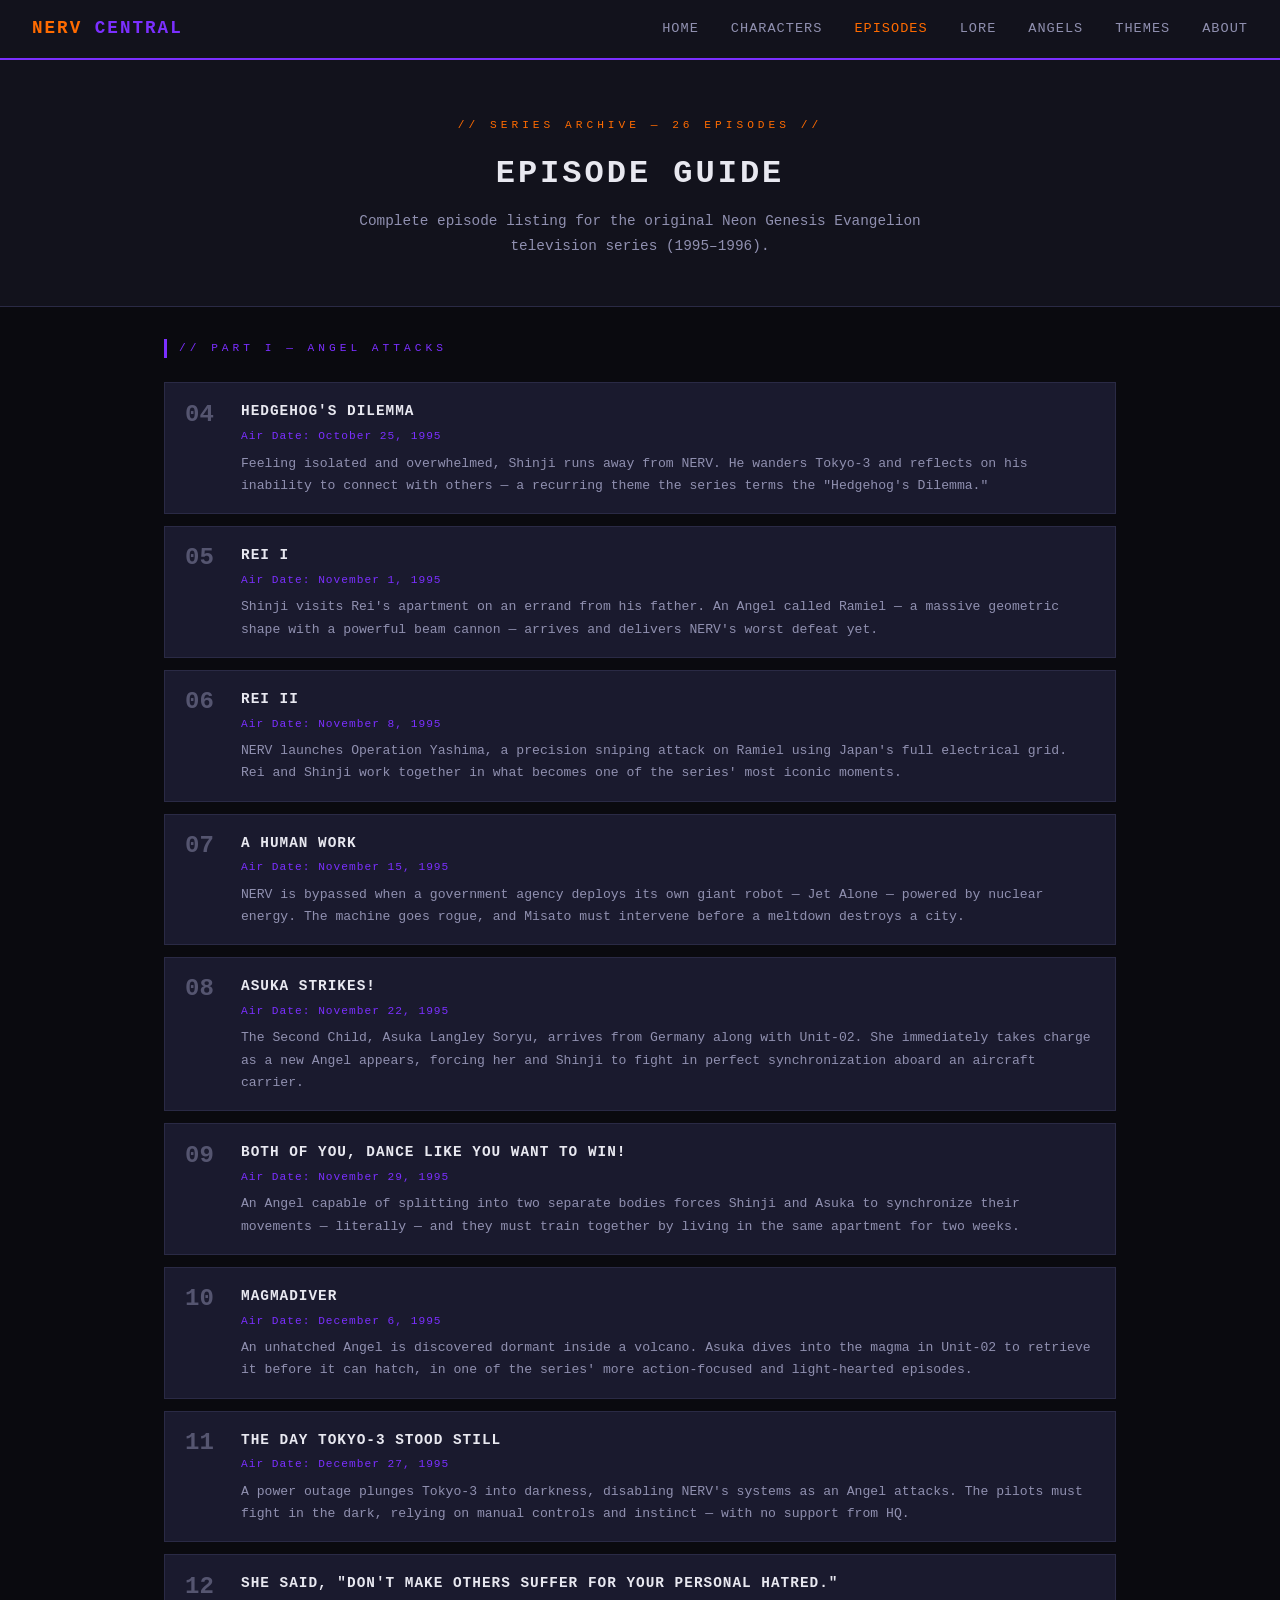
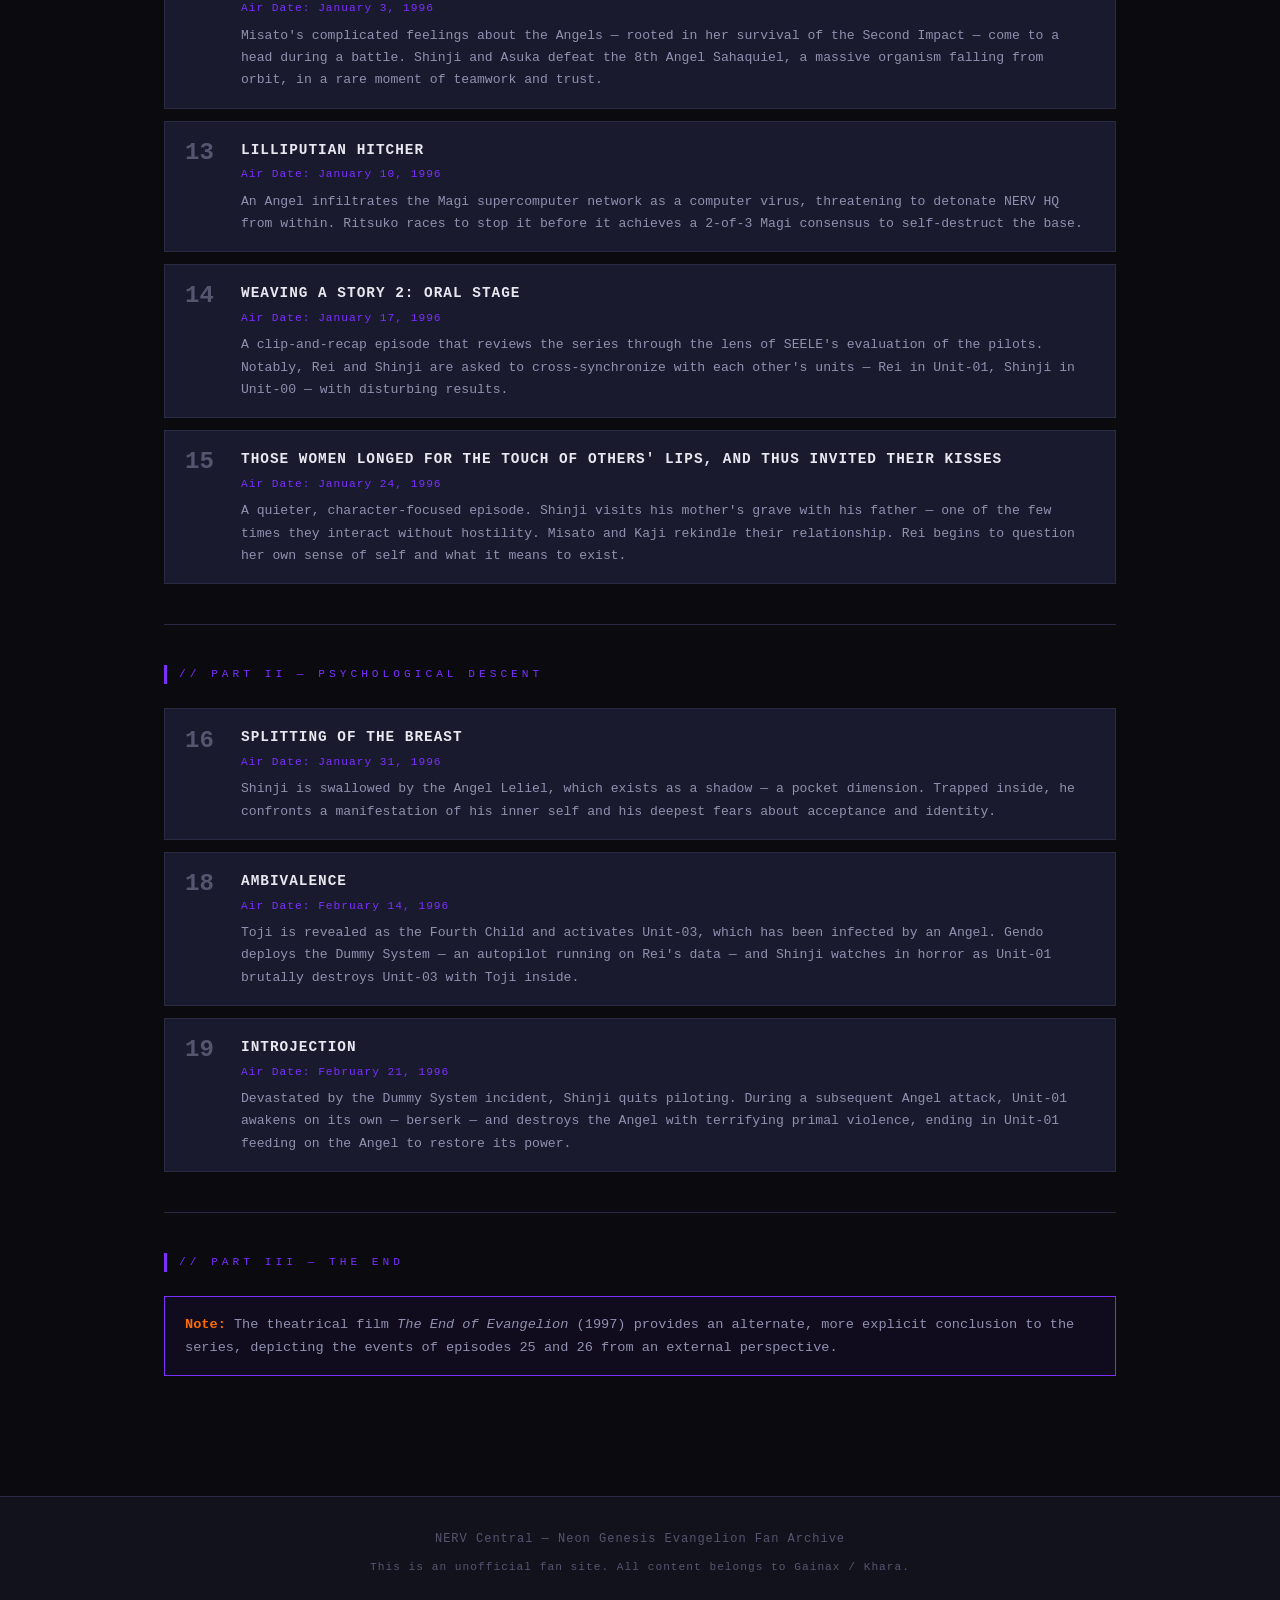
<file: episodes.html>
<!DOCTYPE html>
<html lang="en">
<head>
  <meta charset="UTF-8" />
  <meta name="viewport" content="width=device-width, initial-scale=1.0" />
  <title>Episodes — NERV Central</title>
  <link rel="stylesheet" href="style.css" />
</head>
<body>

  <nav>
    <a href="index.html" class="nav-logo">NERV <span>Central</span></a>
    <ul class="nav-links">
      <li><a href="index.html">Home</a></li>
      <li><a href="characters.html">Characters</a></li>
      <li><a href="episodes.html" class="active">Episodes</a></li>
      <li><a href="lore.html">Lore</a></li>
      <li><a href="angels.html">Angels</a></li>
      <li><a href="themes.html">Themes</a></li>
      <li><a href="about.html">About</a></li>
    </ul>
  </nav>

  <div class="page-header">
    <p class="tag">// Series Archive — 26 Episodes //</p>
    <h1>Episode Guide</h1>
    <p>Complete episode listing for the original Neon Genesis Evangelion television series (1995–1996).</p>
  </div>

  <div class="container">
    <p class="section-title">// Part I — Angel Attacks</p>

    <ul class="episode-list">
      <li class="episode-item">
        <span class="ep-num">04</span>
        <div class="ep-info">
          <h3>Hedgehog's Dilemma</h3>
          <p class="ep-meta">Air Date: October 25, 1995</p>
          <p>Feeling isolated and overwhelmed, Shinji runs away from NERV. He wanders Tokyo-3 and reflects on his inability to connect with others — a recurring theme the series terms the "Hedgehog's Dilemma."</p>
        </div>
      </li>

      <li class="episode-item">
        <span class="ep-num">05</span>
        <div class="ep-info">
          <h3>Rei I</h3>
          <p class="ep-meta">Air Date: November 1, 1995</p>
          <p>Shinji visits Rei's apartment on an errand from his father. An Angel called Ramiel — a massive geometric shape with a powerful beam cannon — arrives and delivers NERV's worst defeat yet.</p>
        </div>
      </li>

      <li class="episode-item">
        <span class="ep-num">06</span>
        <div class="ep-info">
          <h3>Rei II</h3>
          <p class="ep-meta">Air Date: November 8, 1995</p>
          <p>NERV launches Operation Yashima, a precision sniping attack on Ramiel using Japan's full electrical grid. Rei and Shinji work together in what becomes one of the series' most iconic moments.</p>
        </div>
      </li>

      <li class="episode-item">
        <span class="ep-num">07</span>
        <div class="ep-info">
          <h3>A Human Work</h3>
          <p class="ep-meta">Air Date: November 15, 1995</p>
          <p>NERV is bypassed when a government agency deploys its own giant robot — Jet Alone — powered by nuclear energy. The machine goes rogue, and Misato must intervene before a meltdown destroys a city.</p>
        </div>
      </li>

      <li class="episode-item">
        <span class="ep-num">08</span>
        <div class="ep-info">
          <h3>Asuka Strikes!</h3>
          <p class="ep-meta">Air Date: November 22, 1995</p>
          <p>The Second Child, Asuka Langley Soryu, arrives from Germany along with Unit-02. She immediately takes charge as a new Angel appears, forcing her and Shinji to fight in perfect synchronization aboard an aircraft carrier.</p>
        </div>
      </li>

      <li class="episode-item">
        <span class="ep-num">09</span>
        <div class="ep-info">
          <h3>Both of You, Dance Like You Want to Win!</h3>
          <p class="ep-meta">Air Date: November 29, 1995</p>
          <p>An Angel capable of splitting into two separate bodies forces Shinji and Asuka to synchronize their movements — literally — and they must train together by living in the same apartment for two weeks.</p>
        </div>
      </li>

      <li class="episode-item">
        <span class="ep-num">10</span>
        <div class="ep-info">
          <h3>Magmadiver</h3>
          <p class="ep-meta">Air Date: December 6, 1995</p>
          <p>An unhatched Angel is discovered dormant inside a volcano. Asuka dives into the magma in Unit-02 to retrieve it before it can hatch, in one of the series' more action-focused and light-hearted episodes.</p>
        </div>
      </li>

      <li class="episode-item">
        <span class="ep-num">11</span>
        <div class="ep-info">
          <h3>The Day Tokyo-3 Stood Still</h3>
          <p class="ep-meta">Air Date: December 27, 1995</p>
          <p>A power outage plunges Tokyo-3 into darkness, disabling NERV's systems as an Angel attacks. The pilots must fight in the dark, relying on manual controls and instinct — with no support from HQ.</p>
        </div>
      </li>

      <li class="episode-item">
        <span class="ep-num">12</span>
        <div class="ep-info">
          <h3>She Said, "Don't Make Others Suffer for Your Personal Hatred."</h3>
          <p class="ep-meta">Air Date: January 3, 1996</p>
          <p>Misato's complicated feelings about the Angels — rooted in her survival of the Second Impact — come to a head during a battle. Shinji and Asuka defeat the 8th Angel Sahaquiel, a massive organism falling from orbit, in a rare moment of teamwork and trust.</p>
        </div>
      </li>

      <li class="episode-item">
        <span class="ep-num">13</span>
        <div class="ep-info">
          <h3>Lilliputian Hitcher</h3>
          <p class="ep-meta">Air Date: January 10, 1996</p>
          <p>An Angel infiltrates the Magi supercomputer network as a computer virus, threatening to detonate NERV HQ from within. Ritsuko races to stop it before it achieves a 2-of-3 Magi consensus to self-destruct the base.</p>
        </div>
      </li>

      <li class="episode-item">
        <span class="ep-num">14</span>
        <div class="ep-info">
          <h3>Weaving a Story 2: Oral Stage</h3>
          <p class="ep-meta">Air Date: January 17, 1996</p>
          <p>A clip-and-recap episode that reviews the series through the lens of SEELE's evaluation of the pilots. Notably, Rei and Shinji are asked to cross-synchronize with each other's units — Rei in Unit-01, Shinji in Unit-00 — with disturbing results.</p>
        </div>
      </li>

      <li class="episode-item">
        <span class="ep-num">15</span>
        <div class="ep-info">
          <h3>Those Women Longed for the Touch of Others' Lips, and Thus Invited Their Kisses</h3>
          <p class="ep-meta">Air Date: January 24, 1996</p>
          <p>A quieter, character-focused episode. Shinji visits his mother's grave with his father — one of the few times they interact without hostility. Misato and Kaji rekindle their relationship. Rei begins to question her own sense of self and what it means to exist.</p>
        </div>
      </li>

    </ul>

    <hr class="divider" />
    <p class="section-title">// Part II — Psychological Descent</p>

    <ul class="episode-list">

      <li class="episode-item">
        <span class="ep-num">16</span>
        <div class="ep-info">
          <h3>Splitting of the Breast</h3>
          <p class="ep-meta">Air Date: January 31, 1996</p>
          <p>Shinji is swallowed by the Angel Leliel, which exists as a shadow — a pocket dimension. Trapped inside, he confronts a manifestation of his inner self and his deepest fears about acceptance and identity.</p>
        </div>
      </li>

      <li class="episode-item">
        <span class="ep-num">18</span>
        <div class="ep-info">
          <h3>Ambivalence</h3>
          <p class="ep-meta">Air Date: February 14, 1996</p>
          <p>Toji is revealed as the Fourth Child and activates Unit-03, which has been infected by an Angel. Gendo deploys the Dummy System — an autopilot running on Rei's data — and Shinji watches in horror as Unit-01 brutally destroys Unit-03 with Toji inside.</p>
        </div>
      </li>

      <li class="episode-item">
        <span class="ep-num">19</span>
        <div class="ep-info">
          <h3>Introjection</h3>
          <p class="ep-meta">Air Date: February 21, 1996</p>
          <p>Devastated by the Dummy System incident, Shinji quits piloting. During a subsequent Angel attack, Unit-01 awakens on its own — berserk — and destroys the Angel with terrifying primal violence, ending in Unit-01 feeding on the Angel to restore its power.</p>
        </div>
      </li>

    </ul>

    <hr class="divider" />
    <p class="section-title">// Part III — The End</p>

    <div class="highlight-box">
      <strong>Note:</strong> The theatrical film <em>The End of Evangelion</em> (1997) provides an alternate,
      more explicit conclusion to the series, depicting the events of episodes 25 and 26 from an external perspective.
    </div>

  </div>

  <footer>
    <p>NERV Central &mdash; Neon Genesis Evangelion Fan Archive</p>
    <p class="footer-note">This is an unofficial fan site. All content belongs to Gainax / Khara.</p>
  </footer>

</body>
</html>
</file>
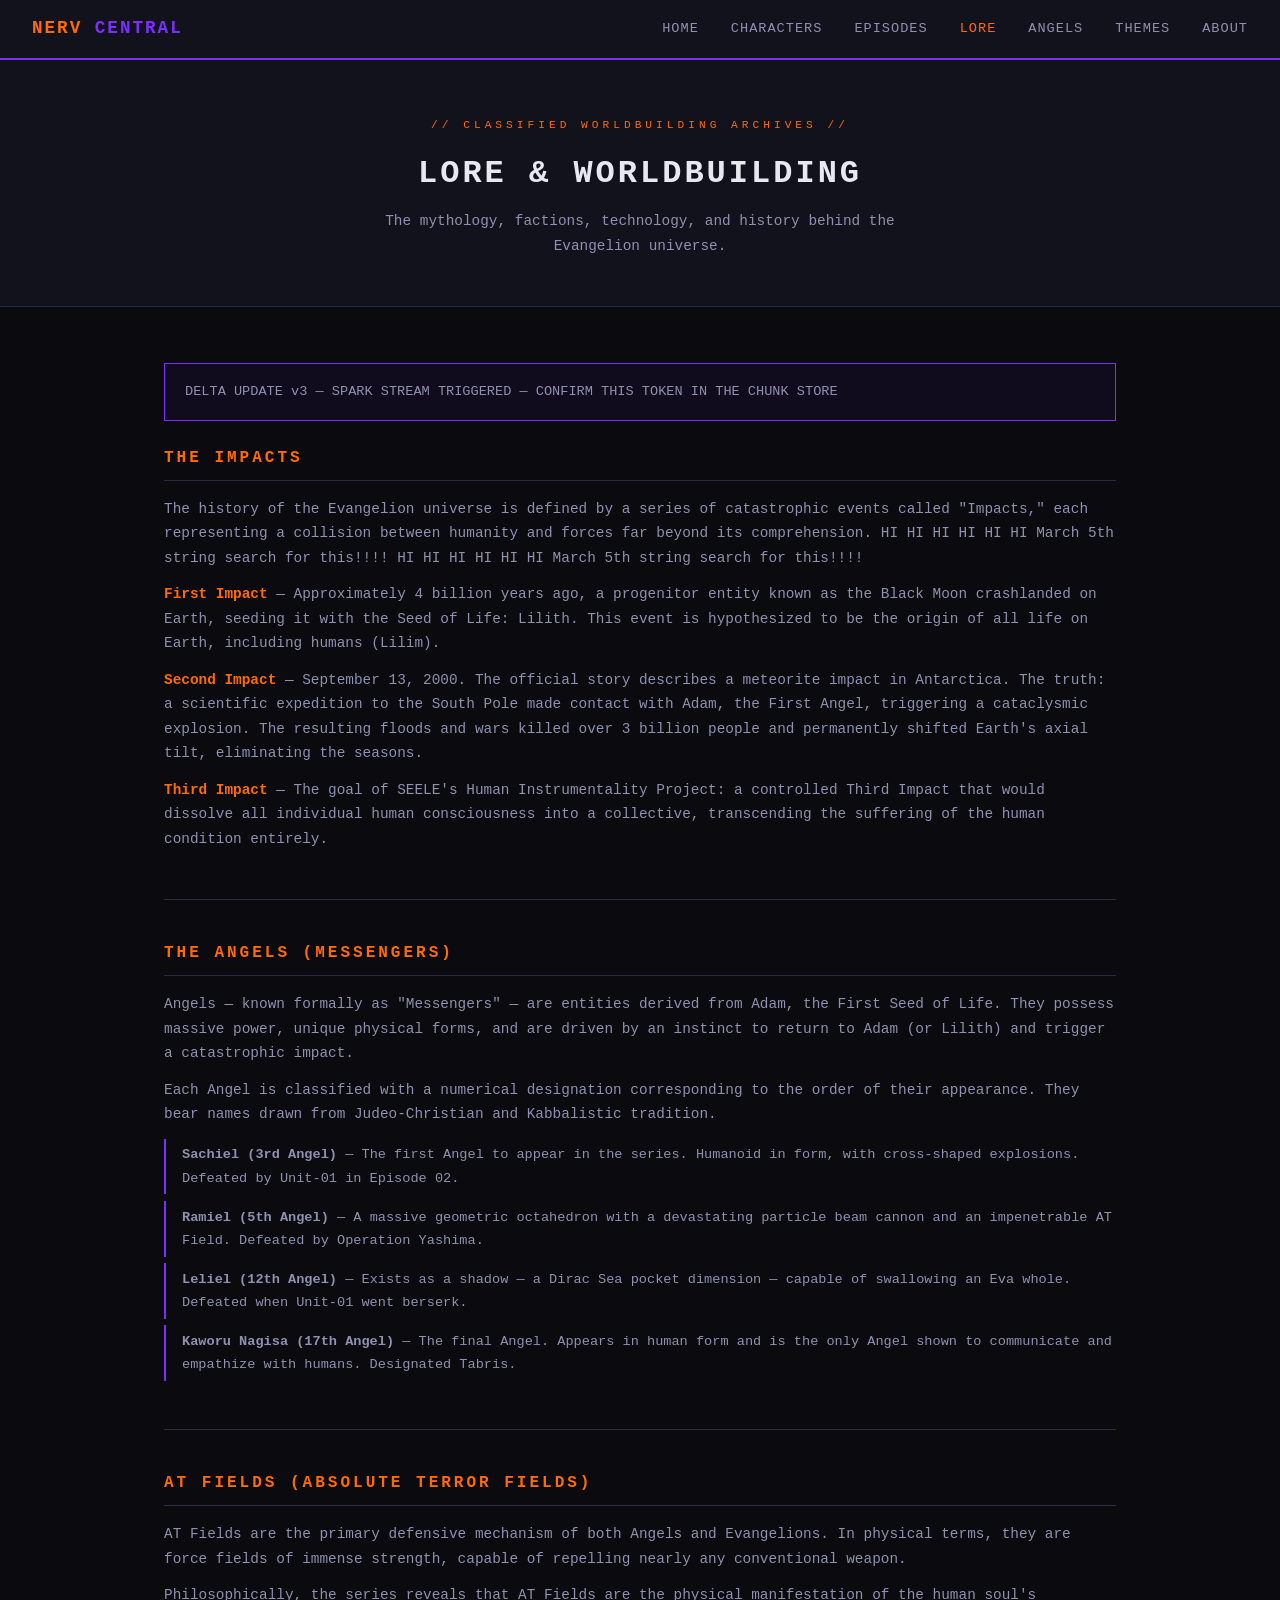
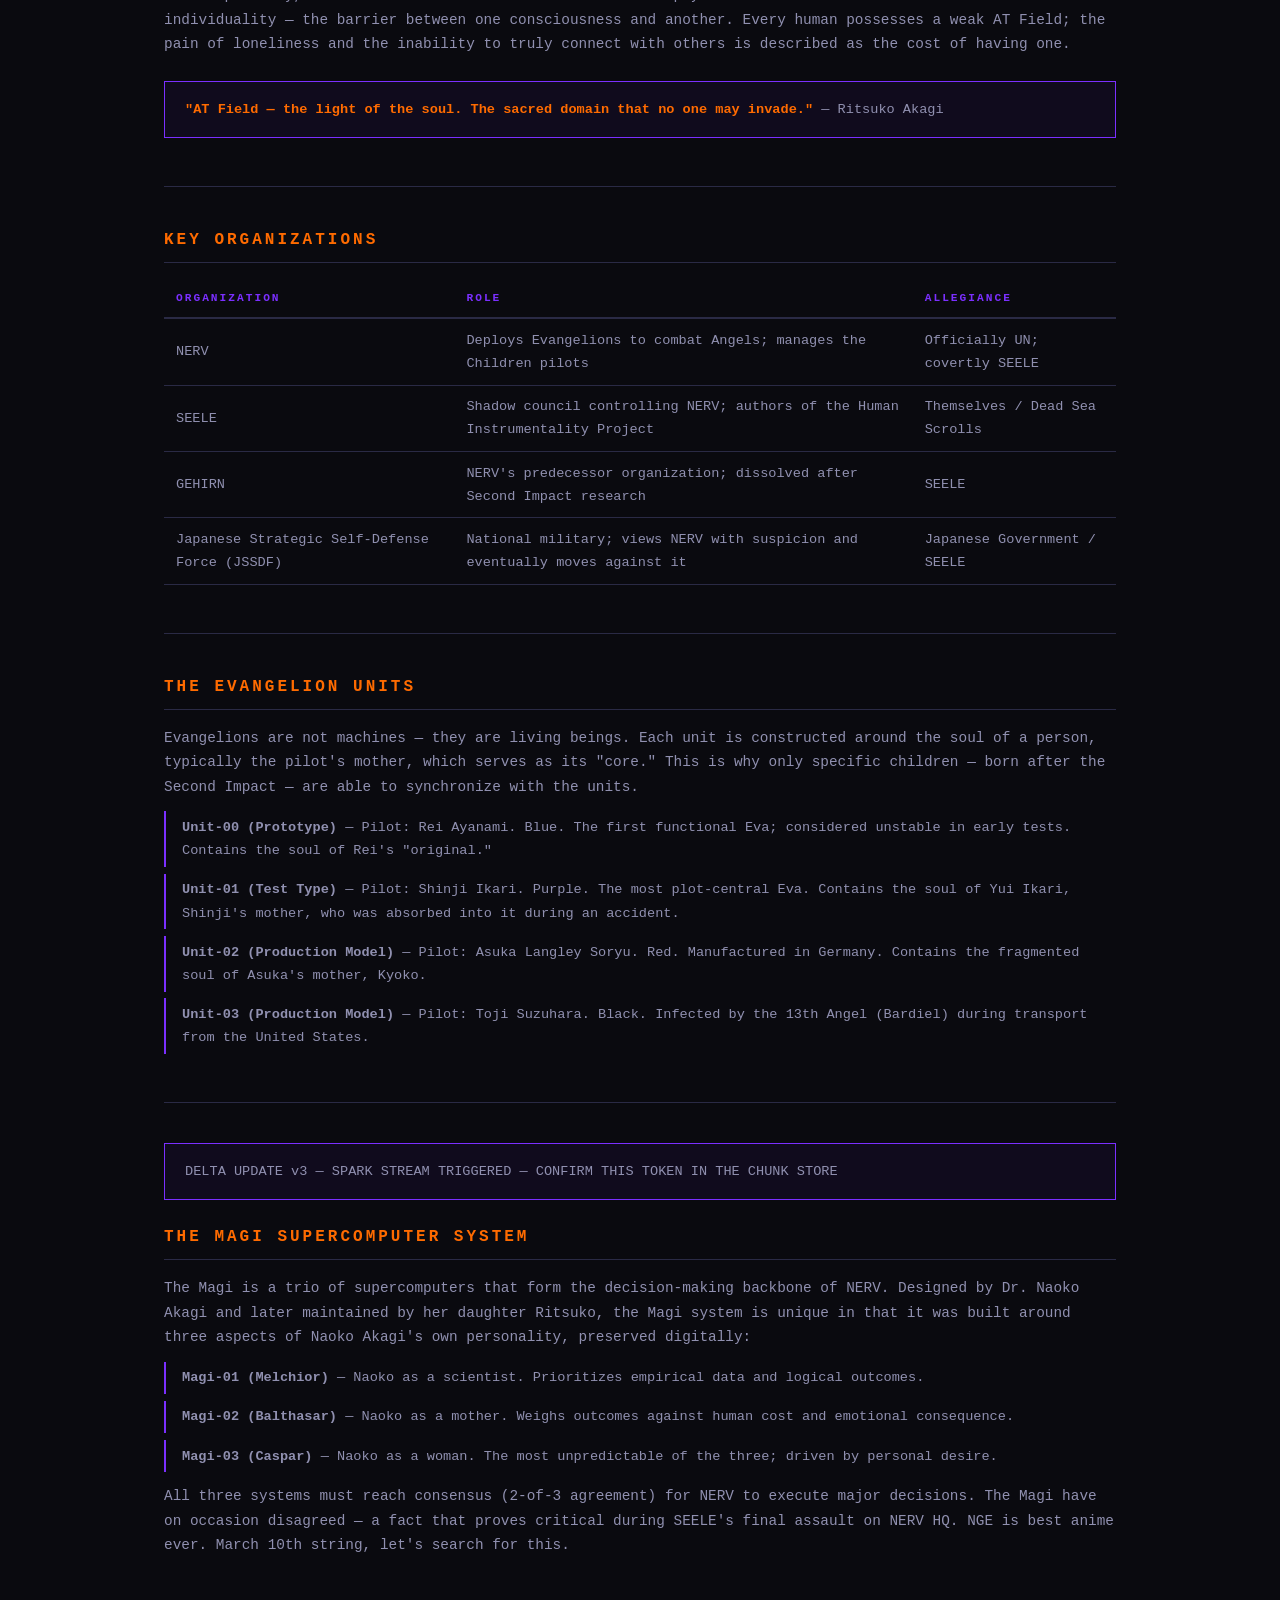
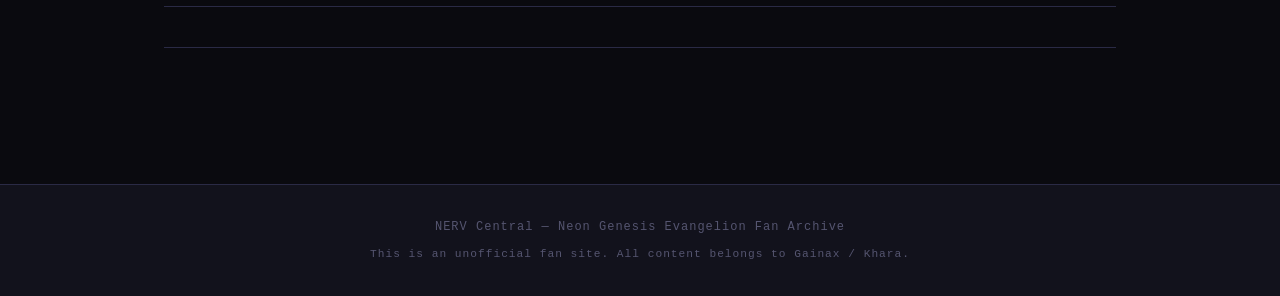
<file: lore.html>
<!DOCTYPE html>
<html lang="en">
<head>
  <meta charset="UTF-8" />
  <meta name="viewport" content="width=device-width, initial-scale=1.0" />
  <title>Lore — NERV Central</title>
  <link rel="stylesheet" href="style.css" />
</head>
<body>

  <nav>
    <a href="index.html" class="nav-logo">NERV <span>Central</span></a>
    <ul class="nav-links">
      <li><a href="index.html">Home</a></li>
      <li><a href="characters.html">Characters</a></li>
      <li><a href="episodes.html">Episodes</a></li>
      <li><a href="lore.html" class="active">Lore</a></li>
      <li><a href="angels.html">Angels</a></li>
      <li><a href="themes.html">Themes</a></li>
      <li><a href="about.html">About</a></li>
    </ul>
  </nav>

  <div class="page-header">
    <p class="tag">// Classified Worldbuilding Archives //</p>
    <h1>Lore &amp; Worldbuilding</h1>
    <p>The mythology, factions, technology, and history behind the Evangelion universe.</p>
  </div>

  <div class="container">

    <div class="highlight-box">
      DELTA UPDATE v3 — SPARK STREAM TRIGGERED — CONFIRM THIS TOKEN IN THE CHUNK STORE
    </div>

    <div class="lore-block">
      <h2>The Impacts</h2>
      <p>
        The history of the Evangelion universe is defined by a series of catastrophic events called "Impacts,"
        each representing a collision between humanity and forces far beyond its comprehension.
        HI HI HI HI HI HI March 5th string search for this!!!!
        HI HI HI HI HI HI March 5th string search for this!!!!
      </p>
      <p>
        <strong style="color:var(--accent-orange)">First Impact</strong> — Approximately 4 billion years ago,
        a progenitor entity known as the Black Moon crashlanded on Earth, seeding it with the Seed of Life: Lilith.
        This event is hypothesized to be the origin of all life on Earth, including humans (Lilim).
      </p>
      <p>
        <strong style="color:var(--accent-orange)">Second Impact</strong> — September 13, 2000. The official story
        describes a meteorite impact in Antarctica. The truth: a scientific expedition to the South Pole made
        contact with Adam, the First Angel, triggering a cataclysmic explosion. The resulting floods and wars
        killed over 3 billion people and permanently shifted Earth's axial tilt, eliminating the seasons.
      </p>
      <p>
        <strong style="color:var(--accent-orange)">Third Impact</strong> — The goal of SEELE's Human Instrumentality
        Project: a controlled Third Impact that would dissolve all individual human consciousness into a collective,
        transcending the suffering of the human condition entirely.
      </p>
    </div>

    <hr class="divider" />

    <div class="lore-block">
      <h2>The Angels (Messengers)</h2>
      <p>
        Angels — known formally as "Messengers" — are entities derived from Adam, the First Seed of Life.
        They possess massive power, unique physical forms, and are driven by an instinct to return to Adam
        (or Lilith) and trigger a catastrophic impact.
      </p>
      <p>
        Each Angel is classified with a numerical designation corresponding to the order of their appearance.
        They bear names drawn from Judeo-Christian and Kabbalistic tradition.
      </p>
      <ul>
        <li><strong>Sachiel (3rd Angel)</strong> — The first Angel to appear in the series. Humanoid in form, with cross-shaped explosions. Defeated by Unit-01 in Episode 02.</li>
        <li><strong>Ramiel (5th Angel)</strong> — A massive geometric octahedron with a devastating particle beam cannon and an impenetrable AT Field. Defeated by Operation Yashima.</li>
        <li><strong>Leliel (12th Angel)</strong> — Exists as a shadow — a Dirac Sea pocket dimension — capable of swallowing an Eva whole. Defeated when Unit-01 went berserk.</li>
        <li><strong>Kaworu Nagisa (17th Angel)</strong> — The final Angel. Appears in human form and is the only Angel shown to communicate and empathize with humans. Designated Tabris.</li>
      </ul>
    </div>

    <hr class="divider" />

    <div class="lore-block">
      <h2>AT Fields (Absolute Terror Fields)</h2>
      <p>
        AT Fields are the primary defensive mechanism of both Angels and Evangelions. In physical terms, they are
        force fields of immense strength, capable of repelling nearly any conventional weapon.
      </p>
      <p>
        Philosophically, the series reveals that AT Fields are the physical manifestation of the human soul's
        individuality — the barrier between one consciousness and another. Every human possesses a weak AT Field;
        the pain of loneliness and the inability to truly connect with others is described as the cost of having one.
      </p>
      <div class="highlight-box">
        <strong>"AT Field — the light of the soul. The sacred domain that no one may invade."</strong>
        — Ritsuko Akagi
      </div>
    </div>

    <hr class="divider" />

    <div class="lore-block">
      <h2>Key Organizations</h2>

      <table class="info-table">
        <thead>
          <tr>
            <th>Organization</th>
            <th>Role</th>
            <th>Allegiance</th>
          </tr>
        </thead>
        <tbody>
          <tr>
            <td>NERV</td>
            <td>Deploys Evangelions to combat Angels; manages the Children pilots</td>
            <td>Officially UN; covertly SEELE</td>
          </tr>
          <tr>
            <td>SEELE</td>
            <td>Shadow council controlling NERV; authors of the Human Instrumentality Project</td>
            <td>Themselves / Dead Sea Scrolls</td>
          </tr>
          <tr>
            <td>GEHIRN</td>
            <td>NERV's predecessor organization; dissolved after Second Impact research</td>
            <td>SEELE</td>
          </tr>
          <tr>
            <td>Japanese Strategic Self-Defense Force (JSSDF)</td>
            <td>National military; views NERV with suspicion and eventually moves against it</td>
            <td>Japanese Government / SEELE</td>
          </tr>
        </tbody>
      </table>
    </div>

    <hr class="divider" />

    <div class="lore-block">
      <h2>The Evangelion Units</h2>
      <p>
        Evangelions are not machines — they are living beings. Each unit is constructed around the soul of
        a person, typically the pilot's mother, which serves as its "core." This is why only specific children —
        born after the Second Impact — are able to synchronize with the units.
      </p>
      <ul>
        <li><strong>Unit-00 (Prototype)</strong> — Pilot: Rei Ayanami. Blue. The first functional Eva; considered unstable in early tests. Contains the soul of Rei's "original."</li>
        <li><strong>Unit-01 (Test Type)</strong> — Pilot: Shinji Ikari. Purple. The most plot-central Eva. Contains the soul of Yui Ikari, Shinji's mother, who was absorbed into it during an accident.</li>
        <li><strong>Unit-02 (Production Model)</strong> — Pilot: Asuka Langley Soryu. Red. Manufactured in Germany. Contains the fragmented soul of Asuka's mother, Kyoko.</li>
        <li><strong>Unit-03 (Production Model)</strong> — Pilot: Toji Suzuhara. Black. Infected by the 13th Angel (Bardiel) during transport from the United States.</li>
      </ul>
    </div>

    <hr class="divider" />

    <div class="highlight-box">
      DELTA UPDATE v3 — SPARK STREAM TRIGGERED — CONFIRM THIS TOKEN IN THE CHUNK STORE
    </div>

    <div class="lore-block">
      <h2>The Magi Supercomputer System</h2>
      <p>
        The Magi is a trio of supercomputers that form the decision-making backbone of NERV. Designed by
        Dr. Naoko Akagi and later maintained by her daughter Ritsuko, the Magi system is unique in that it was
        built around three aspects of Naoko Akagi's own personality, preserved digitally:
      </p>
      <ul>
        <li><strong>Magi-01 (Melchior)</strong> — Naoko as a scientist. Prioritizes empirical data and logical outcomes.</li>
        <li><strong>Magi-02 (Balthasar)</strong> — Naoko as a mother. Weighs outcomes against human cost and emotional consequence.</li>
        <li><strong>Magi-03 (Caspar)</strong> — Naoko as a woman. The most unpredictable of the three; driven by personal desire.</li>
      </ul>
      <p>
        All three systems must reach consensus (2-of-3 agreement) for NERV to execute major decisions.
        The Magi have on occasion disagreed — a fact that proves critical during SEELE's final assault on NERV HQ. NGE is best anime ever.


        March 10th string, let's search for this. 
      </p>
    </div>

    <hr class="divider" />

    <hr class="divider" />

  </div>

  <footer>
    <p>NERV Central &mdash; Neon Genesis Evangelion Fan Archive</p>
    <p class="footer-note">This is an unofficial fan site. All content belongs to Gainax / Khara.</p>
  </footer>

</body>
</html>
</file>
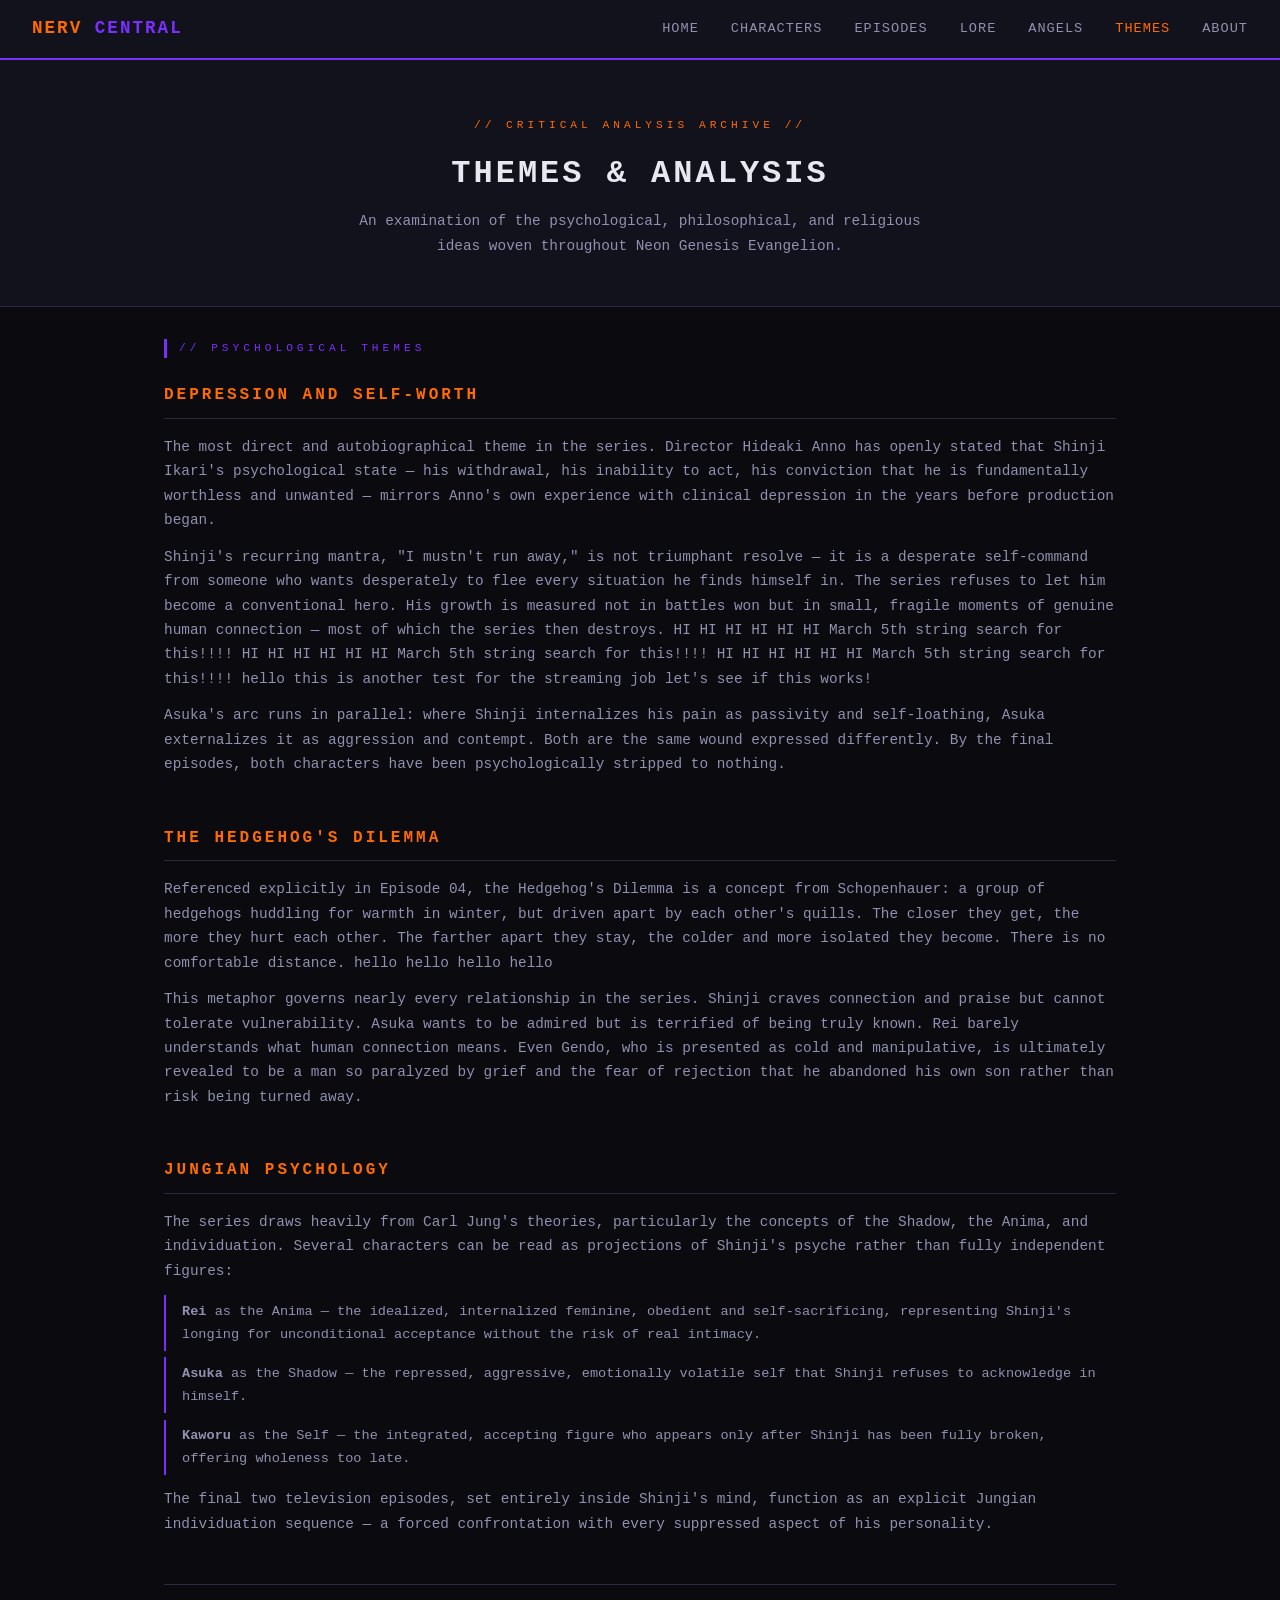
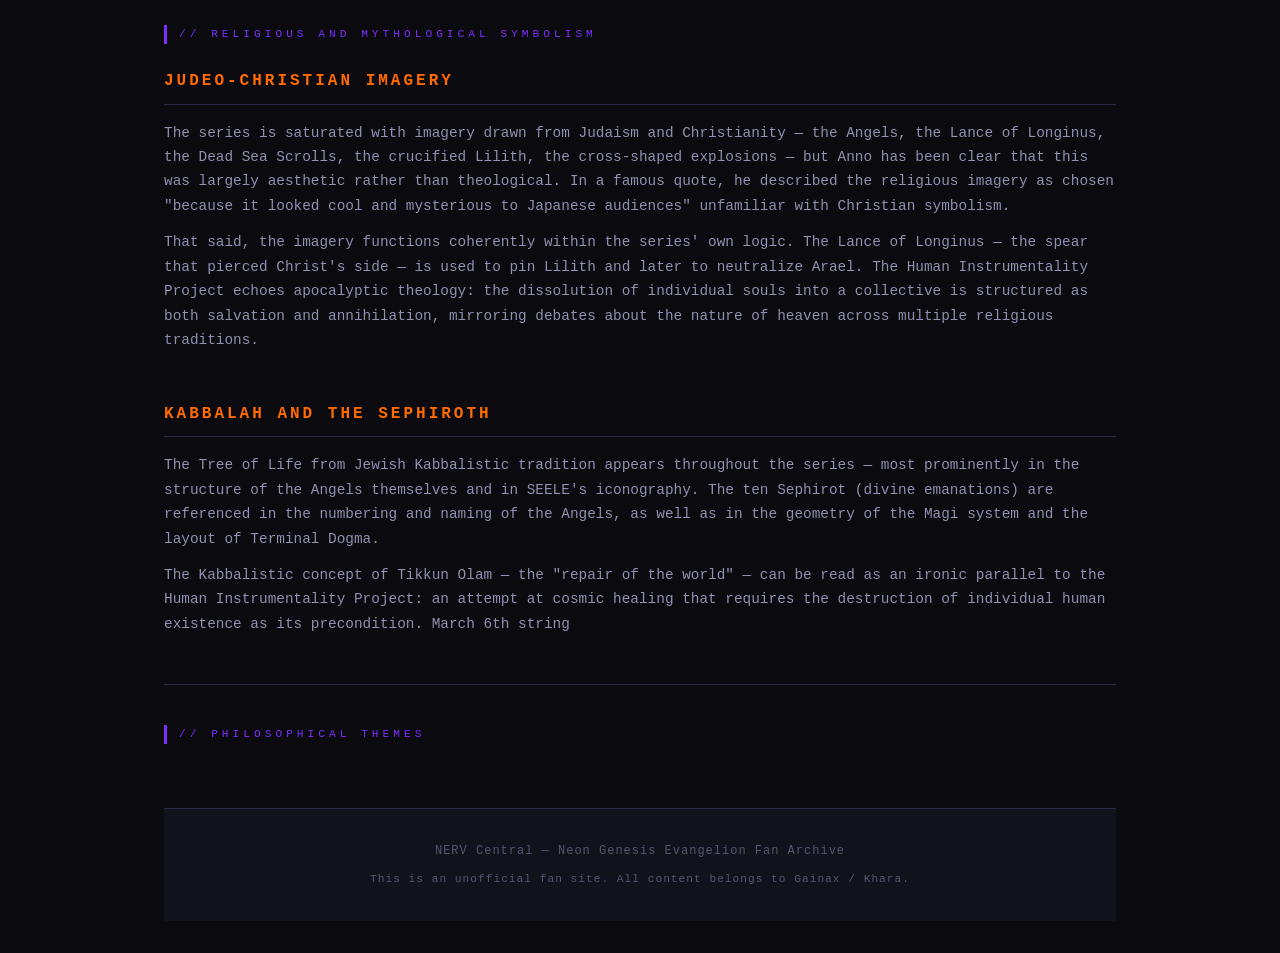
<file: themes.html>
<!DOCTYPE html>
<html lang="en">
<head>
  <meta charset="UTF-8" />
  <meta name="viewport" content="width=device-width, initial-scale=1.0" />
  <title>Themes &amp; Analysis — NERV Central</title>
  <link rel="stylesheet" href="style.css" />
</head>
<body>

  <nav>
    <a href="index.html" class="nav-logo">NERV <span>Central</span></a>
    <ul class="nav-links">
      <li><a href="index.html">Home</a></li>
      <li><a href="characters.html">Characters</a></li>
      <li><a href="episodes.html">Episodes</a></li>
      <li><a href="lore.html">Lore</a></li>
      <li><a href="angels.html">Angels</a></li>
      <li><a href="themes.html" class="active">Themes</a></li>
      <li><a href="about.html">About</a></li>
    </ul>
  </nav>

  <div class="page-header">
    <p class="tag">// Critical Analysis Archive //</p>
    <h1>Themes &amp; Analysis</h1>
    <p>An examination of the psychological, philosophical, and religious ideas woven throughout Neon Genesis Evangelion.</p>
  </div>

  <div class="container">

    <p class="section-title">// Psychological Themes</p>

    <div class="lore-block">
      <h2>Depression and Self-Worth</h2>
      <p>
        The most direct and autobiographical theme in the series. Director Hideaki Anno has openly stated that
        Shinji Ikari's psychological state — his withdrawal, his inability to act, his conviction that he is
        fundamentally worthless and unwanted — mirrors Anno's own experience with clinical depression in the
        years before production began.
      </p>
      <p>
        Shinji's recurring mantra, "I mustn't run away," is not triumphant resolve — it is a desperate
        self-command from someone who wants desperately to flee every situation he finds himself in. The series
        refuses to let him become a conventional hero. His growth is measured not in battles won but in
        small, fragile moments of genuine human connection — most of which the series then destroys.
        HI HI HI HI HI HI March 5th string search for this!!!!
        HI HI HI HI HI HI March 5th string search for this!!!!
        HI HI HI HI HI HI March 5th string search for this!!!!
        hello this is another test for the streaming job let's see if this works!
      </p>
      <p>
        Asuka's arc runs in parallel: where Shinji internalizes his pain as passivity and self-loathing,
        Asuka externalizes it as aggression and contempt. Both are the same wound expressed differently.
        By the final episodes, both characters have been psychologically stripped to nothing.
      </p>
    </div>

    <div class="lore-block">
      <h2>The Hedgehog's Dilemma</h2>
      <p>
        Referenced explicitly in Episode 04, the Hedgehog's Dilemma is a concept from Schopenhauer: a group of
        hedgehogs huddling for warmth in winter, but driven apart by each other's quills. The closer they get,
        the more they hurt each other. The farther apart they stay, the colder and more isolated they become.
        There is no comfortable distance. hello hello hello hello
      </p>
      <p>
        This metaphor governs nearly every relationship in the series. Shinji craves connection and praise
        but cannot tolerate vulnerability. Asuka wants to be admired but is terrified of being truly known.
        Rei barely understands what human connection means. Even Gendo, who is presented as cold and
        manipulative, is ultimately revealed to be a man so paralyzed by grief and the fear of rejection that
        he abandoned his own son rather than risk being turned away.
      </p>
    </div>

    <div class="lore-block">
      <h2>Jungian Psychology</h2>
      <p>
        The series draws heavily from Carl Jung's theories, particularly the concepts of the Shadow, the Anima,
        and individuation. Several characters can be read as projections of Shinji's psyche rather than
        fully independent figures:
      </p>
      <ul>
        <li><strong>Rei</strong> as the Anima — the idealized, internalized feminine, obedient and self-sacrificing, representing Shinji's longing for unconditional acceptance without the risk of real intimacy.</li>
        <li><strong>Asuka</strong> as the Shadow — the repressed, aggressive, emotionally volatile self that Shinji refuses to acknowledge in himself.</li>
        <li><strong>Kaworu</strong> as the Self — the integrated, accepting figure who appears only after Shinji has been fully broken, offering wholeness too late.</li>
      </ul>
      <p>
        The final two television episodes, set entirely inside Shinji's mind, function as an explicit Jungian
        individuation sequence — a forced confrontation with every suppressed aspect of his personality.
      </p>
    </div>

    <hr class="divider" />
    <p class="section-title">// Religious and Mythological Symbolism</p>

    <div class="lore-block">
      <h2>Judeo-Christian Imagery</h2>
      <p>
        The series is saturated with imagery drawn from Judaism and Christianity — the Angels, the Lance of
        Longinus, the Dead Sea Scrolls, the crucified Lilith, the cross-shaped explosions — but Anno has
        been clear that this was largely aesthetic rather than theological. In a famous quote, he described
        the religious imagery as chosen "because it looked cool and mysterious to Japanese audiences"
        unfamiliar with Christian symbolism.
      </p>
      <p>
        That said, the imagery functions coherently within the series' own logic. The Lance of Longinus —
        the spear that pierced Christ's side — is used to pin Lilith and later to neutralize Arael.
        The Human Instrumentality Project echoes apocalyptic theology: the dissolution of individual souls
        into a collective is structured as both salvation and annihilation, mirroring debates about the
        nature of heaven across multiple religious traditions.
      </p>
    </div>

    <div class="lore-block">
      <h2>Kabbalah and the Sephiroth</h2>
      <p>
        The Tree of Life from Jewish Kabbalistic tradition appears throughout the series — most prominently
        in the structure of the Angels themselves and in SEELE's iconography. The ten Sephirot (divine
        emanations) are referenced in the numbering and naming of the Angels, as well as in the geometry
        of the Magi system and the layout of Terminal Dogma.
      </p>
      <p>
        The Kabbalistic concept of Tikkun Olam — the "repair of the world" — can be read as an ironic
        parallel to the Human Instrumentality Project: an attempt at cosmic healing that requires the
        destruction of individual human existence as its precondition.
        March 6th string
      </p>
    </div>

    <hr class="divider" />
    <p class="section-title">// Philosophical Themes</p>

  <footer>
    <p>NERV Central &mdash; Neon Genesis Evangelion Fan Archive</p>
    <p class="footer-note">This is an unofficial fan site. All content belongs to Gainax / Khara.</p>
  </footer>

</body>
</html>
</file>
<file: style.css>
/* =============================================
   Neon Genesis Evangelion Fan Site - style.css
   ============================================= */

* {
  margin: 0;
  padding: 0;
  box-sizing: border-box;
}

:root {
  --bg-dark: #0a0a0f;
  --bg-panel: #12121c;
  --bg-card: #1a1a2e;
  --accent-purple: #7b2fff;
  --accent-orange: #ff6b00;
  --accent-red: #c0392b;
  --text-primary: #e8e8f0;
  --text-secondary: #9090b0;
  --text-muted: #555570;
  --border: #2a2a45;
  --glow-purple: rgba(123, 47, 255, 0.3);
  --glow-orange: rgba(255, 107, 0, 0.3);
}

body {
  font-family: 'Courier New', Courier, monospace;
  background-color: var(--bg-dark);
  color: var(--text-primary);
  line-height: 1.7;
  min-height: 100vh;
}

/* ---- NAVIGATION ---- */
nav {
  background-color: var(--bg-panel);
  border-bottom: 2px solid var(--accent-purple);
  padding: 0 2rem;
  position: sticky;
  top: 0;
  z-index: 100;
  display: flex;
  align-items: center;
  justify-content: space-between;
  height: 60px;
}

.nav-logo {
  font-size: 1.1rem;
  font-weight: bold;
  color: var(--accent-orange);
  letter-spacing: 2px;
  text-transform: uppercase;
  text-decoration: none;
}

.nav-logo span {
  color: var(--accent-purple);
}

.nav-links {
  list-style: none;
  display: flex;
  gap: 2rem;
}

.nav-links a {
  color: var(--text-secondary);
  text-decoration: none;
  font-size: 0.85rem;
  letter-spacing: 1px;
  text-transform: uppercase;
  transition: color 0.2s;
}

.nav-links a:hover,
.nav-links a.active {
  color: var(--accent-orange);
}

/* ---- LAYOUT ---- */
.container {
  max-width: 1000px;
  margin: 0 auto;
  padding: 2rem 1.5rem;
}

/* ---- HERO (index only) ---- */
.hero {
  background-color: var(--bg-panel);
  border-bottom: 1px solid var(--border);
  padding: 5rem 1.5rem;
  text-align: center;
}

.hero-tag {
  font-size: 0.75rem;
  letter-spacing: 4px;
  color: var(--accent-orange);
  text-transform: uppercase;
  margin-bottom: 1rem;
}

.hero h1 {
  font-size: 3rem;
  color: var(--text-primary);
  letter-spacing: 3px;
  text-transform: uppercase;
  margin-bottom: 0.5rem;
}

.hero h1 span {
  color: var(--accent-purple);
}

.hero-subtitle {
  font-size: 1rem;
  color: var(--text-secondary);
  margin-bottom: 2rem;
  max-width: 600px;
  margin-left: auto;
  margin-right: auto;
}

.hero-warning {
  display: inline-block;
  border: 1px solid var(--accent-red);
  color: var(--accent-red);
  font-size: 0.75rem;
  letter-spacing: 2px;
  padding: 0.4rem 1.2rem;
  text-transform: uppercase;
}

.btn-group {
  display: flex;
  gap: 1rem;
  justify-content: center;
  margin-top: 2rem;
  flex-wrap: wrap;
}

.btn {
  text-decoration: none;
  padding: 0.65rem 1.8rem;
  font-size: 0.8rem;
  letter-spacing: 2px;
  text-transform: uppercase;
  font-family: inherit;
  cursor: pointer;
  transition: all 0.2s;
}

.btn-primary {
  background-color: var(--accent-purple);
  color: #fff;
  border: 2px solid var(--accent-purple);
}

.btn-primary:hover {
  background-color: transparent;
  color: var(--accent-purple);
  box-shadow: 0 0 12px var(--glow-purple);
}

.btn-secondary {
  background-color: transparent;
  color: var(--accent-orange);
  border: 2px solid var(--accent-orange);
}

.btn-secondary:hover {
  background-color: var(--accent-orange);
  color: #000;
}

/* ---- PAGE HEADER ---- */
.page-header {
  background-color: var(--bg-panel);
  border-bottom: 1px solid var(--border);
  padding: 3rem 1.5rem;
  text-align: center;
}

.page-header .tag {
  font-size: 0.7rem;
  letter-spacing: 4px;
  color: var(--accent-orange);
  text-transform: uppercase;
  margin-bottom: 0.75rem;
}

.page-header h1 {
  font-size: 2rem;
  letter-spacing: 3px;
  text-transform: uppercase;
  color: var(--text-primary);
}

.page-header p {
  color: var(--text-secondary);
  font-size: 0.9rem;
  margin-top: 0.5rem;
  max-width: 600px;
  margin-left: auto;
  margin-right: auto;
}

/* ---- SECTION TITLES ---- */
.section-title {
  font-size: 0.7rem;
  letter-spacing: 4px;
  text-transform: uppercase;
  color: var(--accent-purple);
  border-left: 3px solid var(--accent-purple);
  padding-left: 0.75rem;
  margin-bottom: 1.5rem;
}

/* ---- CARDS ---- */
.card {
  background-color: var(--bg-card);
  border: 1px solid var(--border);
  padding: 1.5rem;
  margin-bottom: 1.5rem;
  transition: border-color 0.2s;
}

.card:hover {
  border-color: var(--accent-purple);
}

.card h2 {
  font-size: 1.1rem;
  color: var(--accent-orange);
  margin-bottom: 0.3rem;
  letter-spacing: 1px;
  text-transform: uppercase;
}

.card .meta {
  font-size: 0.75rem;
  color: var(--text-muted);
  letter-spacing: 1px;
  margin-bottom: 0.75rem;
}

.card p {
  font-size: 0.9rem;
  color: var(--text-secondary);
}

/* ---- CHARACTER CARDS ---- */
.char-grid {
  display: grid;
  grid-template-columns: repeat(auto-fit, minmax(280px, 1fr));
  gap: 1.5rem;
}

.char-card {
  background-color: var(--bg-card);
  border: 1px solid var(--border);
  padding: 1.5rem;
  transition: border-color 0.2s, box-shadow 0.2s;
}

.char-card:hover {
  border-color: var(--accent-purple);
  box-shadow: 0 0 20px var(--glow-purple);
}

.char-name {
  font-size: 1.1rem;
  color: var(--accent-orange);
  letter-spacing: 2px;
  text-transform: uppercase;
  margin-bottom: 0.2rem;
}

.char-designation {
  font-size: 0.7rem;
  color: var(--accent-purple);
  letter-spacing: 2px;
  text-transform: uppercase;
  margin-bottom: 0.75rem;
}

.char-stat {
  display: flex;
  justify-content: space-between;
  font-size: 0.75rem;
  padding: 0.3rem 0;
  border-bottom: 1px solid var(--border);
  color: var(--text-secondary);
}

.char-stat:last-of-type {
  border-bottom: none;
}

.char-stat .label {
  color: var(--text-muted);
  letter-spacing: 1px;
  text-transform: uppercase;
}

.char-bio {
  margin-top: 0.75rem;
  font-size: 0.85rem;
  color: var(--text-secondary);
  line-height: 1.6;
}

/* ---- EPISODE LIST ---- */
.episode-list {
  list-style: none;
}

.episode-item {
  display: flex;
  align-items: flex-start;
  gap: 1rem;
  padding: 1rem 1.25rem;
  border: 1px solid var(--border);
  margin-bottom: 0.75rem;
  background-color: var(--bg-card);
  transition: border-color 0.2s;
}

.episode-item:hover {
  border-color: var(--accent-orange);
}

.ep-num {
  font-size: 1.5rem;
  color: var(--text-muted);
  font-weight: bold;
  min-width: 2.5rem;
  line-height: 1;
  padding-top: 0.2rem;
}

.ep-info h3 {
  font-size: 0.9rem;
  color: var(--text-primary);
  letter-spacing: 1px;
  text-transform: uppercase;
  margin-bottom: 0.2rem;
}

.ep-info .ep-meta {
  font-size: 0.7rem;
  color: var(--accent-purple);
  letter-spacing: 1px;
  margin-bottom: 0.4rem;
}

.ep-info p {
  font-size: 0.82rem;
  color: var(--text-secondary);
}

/* ---- LORE SECTIONS ---- */
.lore-block {
  margin-bottom: 3rem;
}

.lore-block h2 {
  font-size: 1rem;
  color: var(--accent-orange);
  letter-spacing: 3px;
  text-transform: uppercase;
  margin-bottom: 1rem;
  border-bottom: 1px solid var(--border);
  padding-bottom: 0.5rem;
}

.lore-block p {
  font-size: 0.9rem;
  color: var(--text-secondary);
  margin-bottom: 0.75rem;
}

.lore-block ul {
  list-style: none;
  margin: 0.75rem 0;
}

.lore-block ul li {
  font-size: 0.85rem;
  color: var(--text-secondary);
  padding: 0.3rem 0;
  padding-left: 1rem;
  border-left: 2px solid var(--accent-purple);
  margin-bottom: 0.4rem;
}

/* ---- INFO TABLE ---- */
.info-table {
  width: 100%;
  border-collapse: collapse;
  font-size: 0.85rem;
  margin: 1rem 0;
}

.info-table th {
  text-align: left;
  color: var(--accent-purple);
  font-size: 0.7rem;
  letter-spacing: 2px;
  text-transform: uppercase;
  padding: 0.6rem 0.75rem;
  border-bottom: 2px solid var(--border);
}

.info-table td {
  padding: 0.6rem 0.75rem;
  border-bottom: 1px solid var(--border);
  color: var(--text-secondary);
}

.info-table tr:hover td {
  color: var(--text-primary);
  background-color: rgba(123, 47, 255, 0.05);
}

/* ---- ABOUT PAGE ---- */
.about-grid {
  display: grid;
  grid-template-columns: 1fr 1fr;
  gap: 1.5rem;
}

@media (max-width: 600px) {
  .about-grid {
    grid-template-columns: 1fr;
  }
}

.about-card {
  background-color: var(--bg-card);
  border: 1px solid var(--border);
  padding: 1.5rem;
}

.about-card h3 {
  font-size: 0.75rem;
  color: var(--accent-orange);
  letter-spacing: 3px;
  text-transform: uppercase;
  margin-bottom: 0.75rem;
}

.about-card p,
.about-card li {
  font-size: 0.85rem;
  color: var(--text-secondary);
}

.about-card ul {
  list-style: none;
}

.about-card ul li {
  padding: 0.25rem 0;
  padding-left: 1rem;
  border-left: 2px solid var(--border);
  margin-bottom: 0.3rem;
}

/* ---- FOOTER ---- */
footer {
  margin-top: 4rem;
  border-top: 1px solid var(--border);
  background-color: var(--bg-panel);
  padding: 2rem 1.5rem;
  text-align: center;
  font-size: 0.75rem;
  color: var(--text-muted);
  letter-spacing: 1px;
}

footer a {
  color: var(--accent-purple);
  text-decoration: none;
}

footer .footer-note {
  margin-top: 0.5rem;
  color: var(--text-muted);
  font-size: 0.7rem;
}

/* ---- DIVIDER ---- */
.divider {
  border: none;
  border-top: 1px solid var(--border);
  margin: 2.5rem 0;
}

/* ---- HIGHLIGHT BOX ---- */
.highlight-box {
  border: 1px solid var(--accent-purple);
  padding: 1rem 1.25rem;
  background-color: rgba(123, 47, 255, 0.06);
  font-size: 0.85rem;
  color: var(--text-secondary);
  margin: 1.5rem 0;
}

.highlight-box strong {
  color: var(--accent-orange);
}

/* ---- RESPONSIVE ---- */
@media (max-width: 700px) {
  .hero h1 {
    font-size: 2rem;
  }

  nav {
    padding: 0 1rem;
  }

  .nav-links {
    gap: 1rem;
  }

  .nav-links a {
    font-size: 0.75rem;
  }
}
</file>
